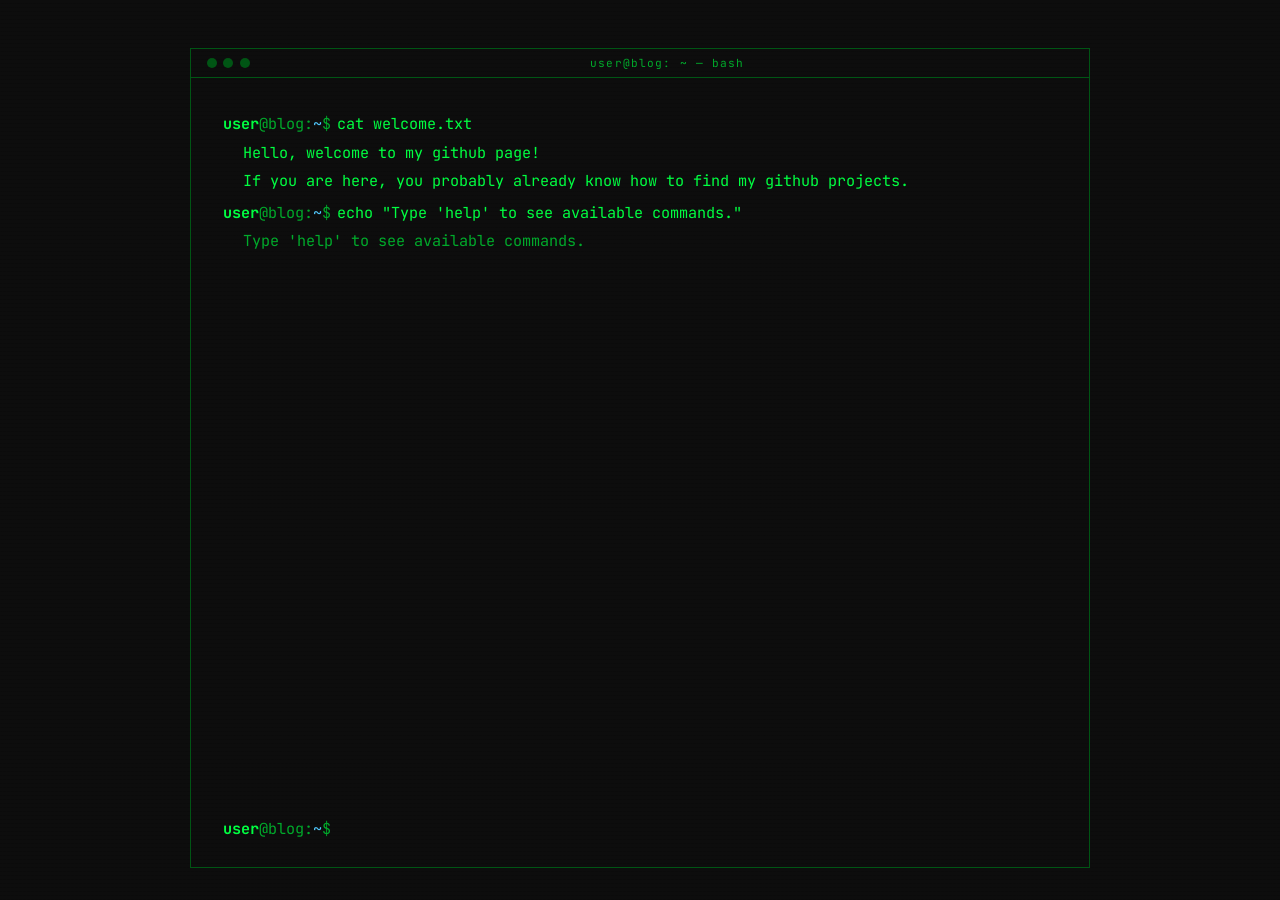
<file: index.html>
<!DOCTYPE html>
<html lang="en">
<head>
  <meta charset="UTF-8" />
  <meta name="viewport" content="width=device-width, initial-scale=1.0" />
  <title>~/home</title>
  <link rel="preconnect" href="https://fonts.googleapis.com" />
  <link rel="preconnect" href="https://fonts.gstatic.com" crossorigin />
  <link href="https://fonts.googleapis.com/css2?family=JetBrains+Mono:wght@400;700&display=swap" rel="stylesheet" />
  <style>
    *, *::before, *::after { box-sizing: border-box; margin: 0; padding: 0; }

    :root {
      --bg: #0d0d0d;
      --green: #00ff41;
      --green-dim: #00aa2b;
      --green-lo: #005514;
      --red: #ff4444;
      --yellow: #ffd700;
      --blue: #4fc3f7;
      --mono: "JetBrains Mono", "Cascadia Code", "Fira Mono", "Consolas", monospace;
    }

    html, body { height: 100%; }
    html { background: var(--bg); color: var(--green); font-family: var(--mono); }

    body {
      height: 100vh;
      padding: 3rem 1.5rem 2rem;
      background-image: repeating-linear-gradient(
        to bottom,
        transparent 0px, transparent 3px,
        rgba(0,0,0,.12) 3px, rgba(0,0,0,.12) 4px
      );
      display: flex;
      flex-direction: column;
    }

    .terminal {
      max-width: 900px;
      margin: 0 auto;
      width: 100%;
      flex: 1;
      display: flex;
      flex-direction: column;
      min-height: 0;
    }

    .titlebar {
      display: flex; align-items: center; gap: .75rem;
      border: 1px solid var(--green-lo); border-bottom: none;
      padding: .45rem 1rem; font-size: .7rem;
      color: var(--green-dim); letter-spacing: .1em; user-select: none;
    }
    .titlebar-dots { display: flex; gap: .4rem; }
    .dot { width: 10px; height: 10px; border-radius: 50%; background: var(--green-lo); }
    .titlebar-title { flex: 1; text-align: center; }

    .window {
      border: 1px solid var(--green-lo);
      padding: 2rem 2rem 1.5rem;
      line-height: 1.85;
      cursor: text;
      flex: 1;
      overflow-y: auto;
      display: flex;
      flex-direction: column;
      min-height: 0;
    }

    #history-output { flex: 1; margin-bottom: .5rem; }

    .entry { margin-bottom: .25rem; }
    .entry-cmd { display: flex; flex-wrap: wrap; gap: .4rem; align-items: baseline; font-size: .95rem; }
    .entry-out { padding-left: 1.25rem; font-size: .95rem; white-space: pre-wrap; }
    .entry-out.err { color: var(--red); }
    .entry-out.info { color: var(--green-dim); }
    .dir-name  { color: var(--blue); }
    .file-name { color: var(--green); }
    .file-link { color: var(--green); text-decoration: underline; text-decoration-color: var(--green-lo); text-underline-offset: 3px; }
    .file-link:hover { text-decoration-color: var(--green); }
    .file-link:focus-visible { outline: 1px dashed var(--green); outline-offset: 2px; }

    .prompt { white-space: nowrap; }
    .p-user  { color: var(--green); font-weight: 700; }
    .p-host  { color: var(--green-dim); }
    .p-sep   { color: var(--green-dim); }
    .p-path  { color: var(--blue); }
    .p-arrow { color: var(--green-dim); }

    .input-line {
      display: flex; align-items: center; gap: .4rem;
      margin-top: .25rem; font-size: .95rem;
    }
    #cmd-input {
      background: transparent; border: none; outline: none;
      color: var(--green); font-family: var(--mono); font-size: .95rem;
      caret-color: var(--green); flex: 1; line-height: 1.85;
    }

    .cursor {
      display: inline-block; width: .55em; height: 1.1em;
      background: var(--green); vertical-align: text-bottom;
      animation: blink 1.1s step-end infinite;
    }
    @keyframes blink { 0%,100%{opacity:1} 50%{opacity:0} }
    @media (prefers-reduced-motion: reduce) { .cursor { animation: none; } }

    @media (max-width: 480px) {
      body { padding: 1rem .75rem 1rem; }
      .window { padding: 1.25rem 1rem 1.5rem; }
      .entry-cmd, .entry-out, #cmd-input { font-size: .82rem; }
    }
  </style>
</head>
<body>
<main class="terminal" role="main" style="flex:1;display:flex;flex-direction:column;min-height:0;">

  <div class="titlebar" aria-hidden="true">
    <div class="titlebar-dots">
      <span class="dot"></span><span class="dot"></span><span class="dot"></span>
    </div>
    <span class="titlebar-title" id="titlebar-text">user@blog: ~ — bash</span>
  </div>

  <div class="window" id="window" onclick="focusInput()">
    <div id="history-output"></div>
    <div class="input-line">
      <span class="prompt" id="live-prompt">
        <span class="p-user">user</span><span class="p-host">@blog</span><span class="p-sep">:</span><span class="p-path">~</span><span class="p-arrow">$</span>
      </span>
      <input id="cmd-input" type="text" autocomplete="off" autocorrect="off"
             autocapitalize="off" spellcheck="false" aria-label="terminal input" />
    </div>
  </div>

</main>

<script>
const FS = {
  // Each key is a directory name (use "~" for root)
  "~": {
    dirs: ["projects", "articles"],
    files: {
      "readme.txt": { desc: "You're already reading it.", url: null }
    }
  },
  "projects": {
    dirs:  [],
    files: {
      "github": { desc: "All my open-source repos.", url: "https://github.com/maranas" },
      "tagalog-wordle": { desc: "Wordle in Tagalog. A react-native-web test.", url: "https://maranas.github.io/tagwordle/" },
      "wc2026-dashboard.html": { desc: "World Cup 2026: Football Manager style", url: "https://maranas.github.io/wc2026-dashboard.html" },
      "yerbolario": { desc: "Yerbolario: A digital herbarium of the medicinal plants of the Philippines" }
    }
  },
  "articles": {
    dirs: ["2012"],
    files: {}
  },
  "2012": {
    dirs: [],
    files: {
      "chip8-emulators": { desc: "My blog post on making your own chip8 emulator.", url: "https://omokute.blogspot.com/2012/06/emulation-basics-write-your-own-chip-8.html" }
    }
  }
};

const WHOAMI = `Moises — developer, tinkerer, amateur watchmaker.
Mostly tinkering. Nowadays with LLMs,
usually locally if I have run out of tokens.
Type 'help' to see what you can do here.`;

let cwd = "~";           // current directory
let cmdHistory = [];     // typed command history
let histIdx = -1;        // arrow-key position in history
let tabCandidates = [];  // last tab-completion candidates
let tabIdx = 0;

const histOut = document.getElementById("history-output");
const input = document.getElementById("cmd-input");
const livePrompt = document.getElementById("live-prompt");
const titlebar = document.getElementById("titlebar-text");
const win = document.getElementById("window");

function focusInput() { input.focus(); }
window.addEventListener("load", focusInput);

function promptStr(dir) {
  const path = dir === "~" ? "~" : `~/${resolvedPath(dir)}`;
  return `<span class="p-user">user</span><span class="p-host">@blog</span><span class="p-sep">:</span><span class="p-path">${path}</span><span class="p-arrow">$</span>`;
}

function updatePrompt() {
  const path = cwd === "~" ? "~" : `~/${resolvedPath(cwd)}`;
  livePrompt.innerHTML = promptStr(cwd);
  titlebar.textContent = `user@blog: ${path} — bash`;
}

// Build relative path from root to a dir name
function resolvedPath(dir) {
  if (dir === "~") return "";
  // BFS to find path
  function bfs(node, target, prefix) {
    if (node === target) return prefix;
    for (const child of (FS[node]?.dirs || [])) {
      const result = bfs(child, target, prefix ? `${prefix}/${child}` : child);
      if (result !== null) return result;
    }
    return null;
  }
  return bfs("~", dir, "") || dir;
}

function appendEntry(cmdText, outputHTML, cls = "") {
  const entry = document.createElement("div");
  entry.className = "entry";
  entry.innerHTML = `
    <div class="entry-cmd">
      <span class="prompt">${promptStr(cwd)}</span>
      <span>${escHtml(cmdText)}</span>
    </div>
    ${outputHTML ? `<div class="entry-out ${cls}">${outputHTML}</div>` : ""}
  `;
  histOut.appendChild(entry);
  win.scrollTop = win.scrollHeight;
}

function err(msg) { return `<span style="color:var(--red)">${escHtml(msg)}</span>`; }
function dim(msg) { return `<span style="color:var(--green-dim)">${escHtml(msg)}</span>`; }
function blue(msg) { return `<span class="dir-name">${escHtml(msg)}/</span>`; }
function escHtml(s) { return String(s).replace(/&/g,"&amp;").replace(/</g,"&lt;").replace(/>/g,"&gt;"); }

const COMMANDS = {

  help(args) {
    return `<pre style="color:var(--green-dim)">Available commands:

  <span style="color:var(--green)">ls</span>  [dir]        list files and directories
  <span style="color:var(--green)">cd</span>  &lt;dir&gt;        change directory  (cd .. to go up)
  <span style="color:var(--green)">open</span> &lt;name&gt;      open a link by file name
  <span style="color:var(--green)">cat</span>  &lt;name&gt;      read a file description
  <span style="color:var(--green)">whoami</span>           about this site's author
  <span style="color:var(--green)">pwd</span>              print working directory
  <span style="color:var(--green)">echo</span> &lt;text&gt;      print text
  <span style="color:var(--green)">history</span>          show command history
  <span style="color:var(--green)">clear</span>            clear the terminal

Tips:
  ↑ / ↓  navigate command history
  Tab     autocomplete commands &amp; file names</pre>`;
  },

  ls(args) {
    const target = args[0] ? resolveDirArg(args[0]) : cwd;
    if (!target) return err(`ls: cannot access '${args[0]}': no such directory`);
    const node = FS[target];
    if (!node) return err(`ls: cannot access '${args[0]}': no such directory`);

    let out = "";
    const dirs  = node.dirs  || [];
    const files = Object.keys(node.files || {});

    if (dirs.length === 0 && files.length === 0) return dim("(empty)");

    dirs.forEach(d  => out += blue(d) + "  ");
    files.forEach(f => out += `<span class="file-name">${escHtml(f)}</span>  `);
    return `<div style="line-height:2">${out}</div>`;
  },

  cd(args) {
    if (!args[0] || args[0] === "~") { cwd = "~"; updatePrompt(); return ""; }
    if (args[0] === "..") {
      if (cwd === "~") return dim("Already at root.");
      // find parent
      const parent = findParent(cwd);
      cwd = parent || "~";
      updatePrompt();
      return "";
    }
    const target = resolveDirArg(args[0]);
    if (!target || !FS[target]) return err(`cd: ${args[0]}: No such directory`);
    // make sure target is accessible from cwd
    const node = FS[cwd];
    if (!node.dirs.includes(target)) return err(`cd: ${args[0]}: No such directory`);
    cwd = target;
    updatePrompt();
    return "";
  },

  open(args) {
    const name = args[0];
    if (!name) return err("Usage: open <name>");
    const file = findFile(name);
    if (!file) return err(`open: '${name}': not found`);
    if (!file.url) return err(`open: '${name}': no URL associated`);
    window.open(file.url, "_blank", "noopener,noreferrer");
    return dim(`Opening ${name}…`);
  },

  cat(args) {
    const name = args[0];
    if (!name) return err("Usage: cat <name>");
    // special case for readme.txt at root
    const file = findFile(name);
    if (!file) return err(`cat: ${name}: No such file`);
    let out = escHtml(file.desc);
    if (file.url) out += `\n<a class="file-link" href="${escHtml(file.url)}" target="_blank" rel="noopener">${escHtml(file.url)}</a>`;
    return `<pre>${out}</pre>`;
  },

  whoami() {
    return `<pre>${escHtml(WHOAMI)}</pre>`;
  },

  pwd() {
    const path = cwd === "~" ? "~" : `~/${resolvedPath(cwd)}`;
    return escHtml(path);
  },

  echo(args) {
    return escHtml(args.join(" "));
  },

  history() {
    if (cmdHistory.length === 0) return dim("No commands yet.");
    return cmdHistory
      .map((c, i) => `<span style="color:var(--green-dim)">${String(i+1).padStart(3," ")}  </span>${escHtml(c)}`)
      .join("\n");
  },

  clear() {
    histOut.innerHTML = "";
    return null; // null = don't append anything
  }
};

function resolveDirArg(arg) {
  // Strip trailing slash
  const name = arg.replace(/\/$/, "");
  if (FS[name]) return name;
  return null;
}

function findParent(dir) {
  for (const [key, node] of Object.entries(FS)) {
    if ((node.dirs || []).includes(dir)) return key;
  }
  return "~";
}

function findFile(name) {
  // Search current dir first, then all dirs
  const cur = FS[cwd]?.files?.[name];
  if (cur) return cur;
  for (const node of Object.values(FS)) {
    if (node.files?.[name]) return node.files[name];
  }
  return null;
}

const CMD_NAMES = Object.keys(COMMANDS);

function tabComplete() {
  const raw   = input.value;
  const parts = raw.trimStart().split(/\s+/);

  if (parts.length === 1) {
    // Complete command name
    const prefix = parts[0];
    const matches = CMD_NAMES.filter(c => c.startsWith(prefix));
    cycle(matches, prefix, "");
  } else {
    // Complete argument
    const cmd = parts[0];
    const prefix = parts[parts.length - 1];
    const node = FS[cwd];
    let candidates = [];

    if (cmd === "cd") {
      candidates = (node?.dirs || []).filter(d => d.startsWith(prefix));
    } else if (cmd === "ls") {
      candidates = [
        ...(node?.dirs  || []).filter(d => d.startsWith(prefix)),
        ...Object.keys(node?.files || {}).filter(f => f.startsWith(prefix))
      ];
    } else if (["open","cat"].includes(cmd)) {
      candidates = Object.keys(node?.files || {}).filter(f => f.startsWith(prefix));
    }
    cycle(candidates, prefix, parts.slice(0, -1).join(" ") + " ");
  }
}

function cycle(matches, prefix, base) {
  if (matches.length === 0) return;
  if (matches.length === 1) {
    input.value = base + matches[0];
    tabCandidates = []; tabIdx = 0;
    return;
  }
  // Multiple — cycle through
  if (JSON.stringify(tabCandidates) !== JSON.stringify(matches)) {
    tabCandidates = matches; tabIdx = 0;
  } else {
    tabIdx = (tabIdx + 1) % tabCandidates.length;
  }
  input.value = base + tabCandidates[tabIdx];
}

input.addEventListener("keydown", e => {
  if (e.key === "Tab") {
    e.preventDefault();
    tabComplete();
    return;
  }
  // Reset tab cycling on any other key
  tabCandidates = [];

  if (e.key === "ArrowUp") {
    e.preventDefault();
    if (cmdHistory.length === 0) return;
    histIdx = Math.min(histIdx + 1, cmdHistory.length - 1);
    input.value = cmdHistory[cmdHistory.length - 1 - histIdx];
    return;
  }
  if (e.key === "ArrowDown") {
    e.preventDefault();
    if (histIdx <= 0) { histIdx = -1; input.value = ""; return; }
    histIdx--;
    input.value = cmdHistory[cmdHistory.length - 1 - histIdx];
    return;
  }
  if (e.key === "Enter") {
    const raw = input.value.trim();
    input.value = "";
    histIdx = -1;

    if (!raw) { appendEntry("", ""); return; }

    // Save to history (deduplicate consecutive)
    if (cmdHistory[cmdHistory.length - 1] !== raw) cmdHistory.push(raw);

    const [cmd, ...args] = raw.split(/\s+/);
    const fn = COMMANDS[cmd];

    if (!fn) {
      appendEntry(raw, err(`command not found: ${cmd}  (try 'help')`));
    } else {
      const out = fn(args);
      if (out !== null) appendEntry(raw, out ?? "");
      else appendEntry(raw, ""); // clear already wiped histOut
    }

    win.scrollTop = win.scrollHeight;
  }
});

(function boot() {
  const lines = [
    { cmd: "cat welcome.txt", out: "Hello, welcome to my github page!\nIf you are here, you probably already know how to find my github projects.", cls: "" },
    { cmd: "echo \"Type 'help' to see available commands.\"", out: "Type 'help' to see available commands.", cls: "info" },
  ];
  lines.forEach(({ cmd, out, cls }) => {
    const entry = document.createElement("div");
    entry.className = "entry";
    entry.innerHTML = `
      <div class="entry-cmd">
        <span class="prompt">${promptStr("~")}</span>
        <span>${escHtml(cmd)}</span>
      </div>
      <div class="entry-out ${cls}">${escHtml(out)}</div>
    `;
    histOut.appendChild(entry);
  });
  updatePrompt();
  focusInput();
})();
</script>
</body>
</html>
</file>
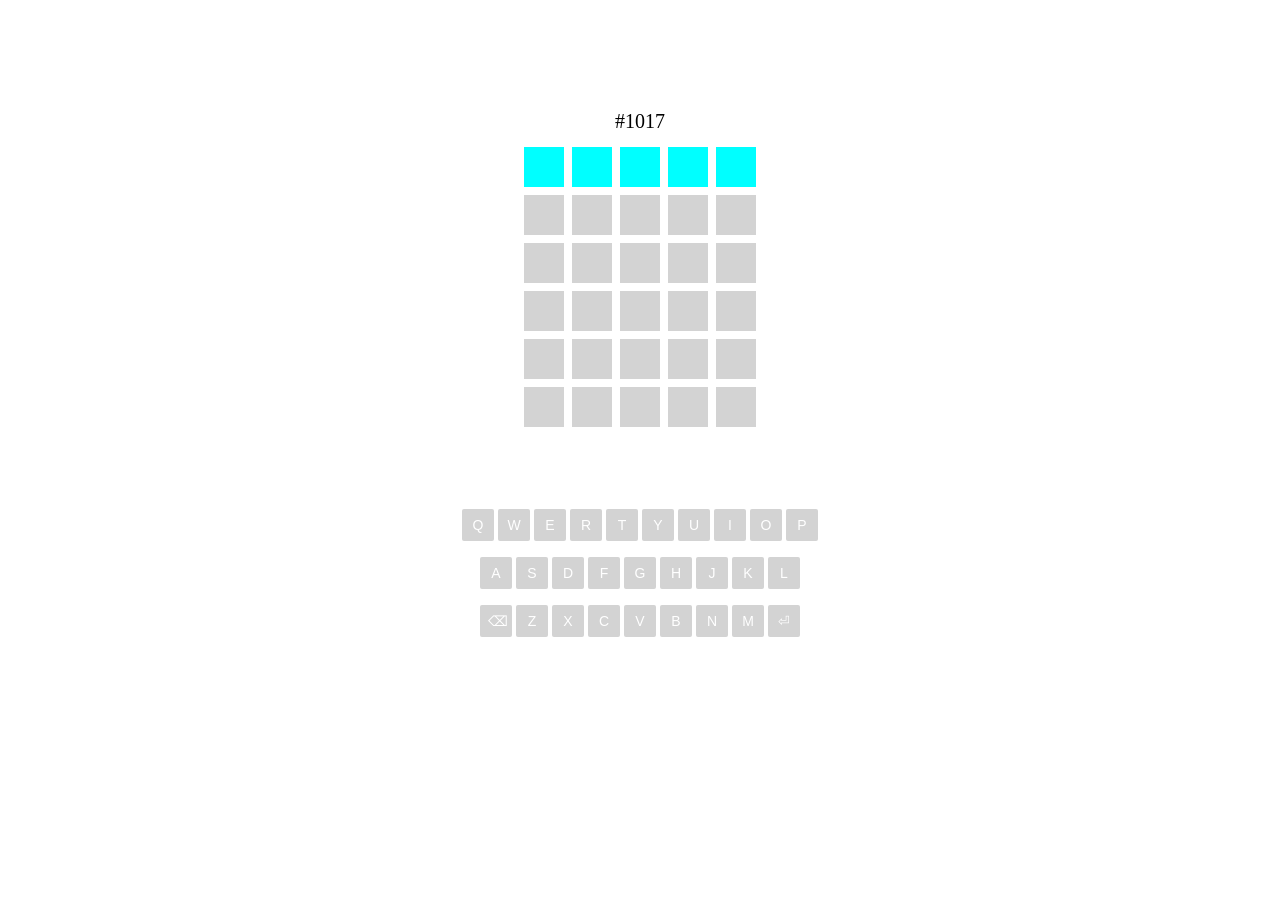
<file: tagwordle/index.html>
<!doctype html><html lang="en"><head><meta charset="utf-8"/><link rel="icon" href="favicon.ico"/><meta name="viewport" content="width=device-width,initial-scale=1"/><meta name="theme-color" content="#000000"/><meta name="description" content="Tagalog wordle"/><link rel="apple-touch-icon" href="logo192.png"/><link rel="manifest" href="manifest.json"/><title>Tagalog Wordle</title><script defer="defer" src="static/js/main.acbba2e3.js"></script></head><body bgcolor="white"><noscript>You need to enable JavaScript to run this app.</noscript><div id="root"></div></body></html>
</file>
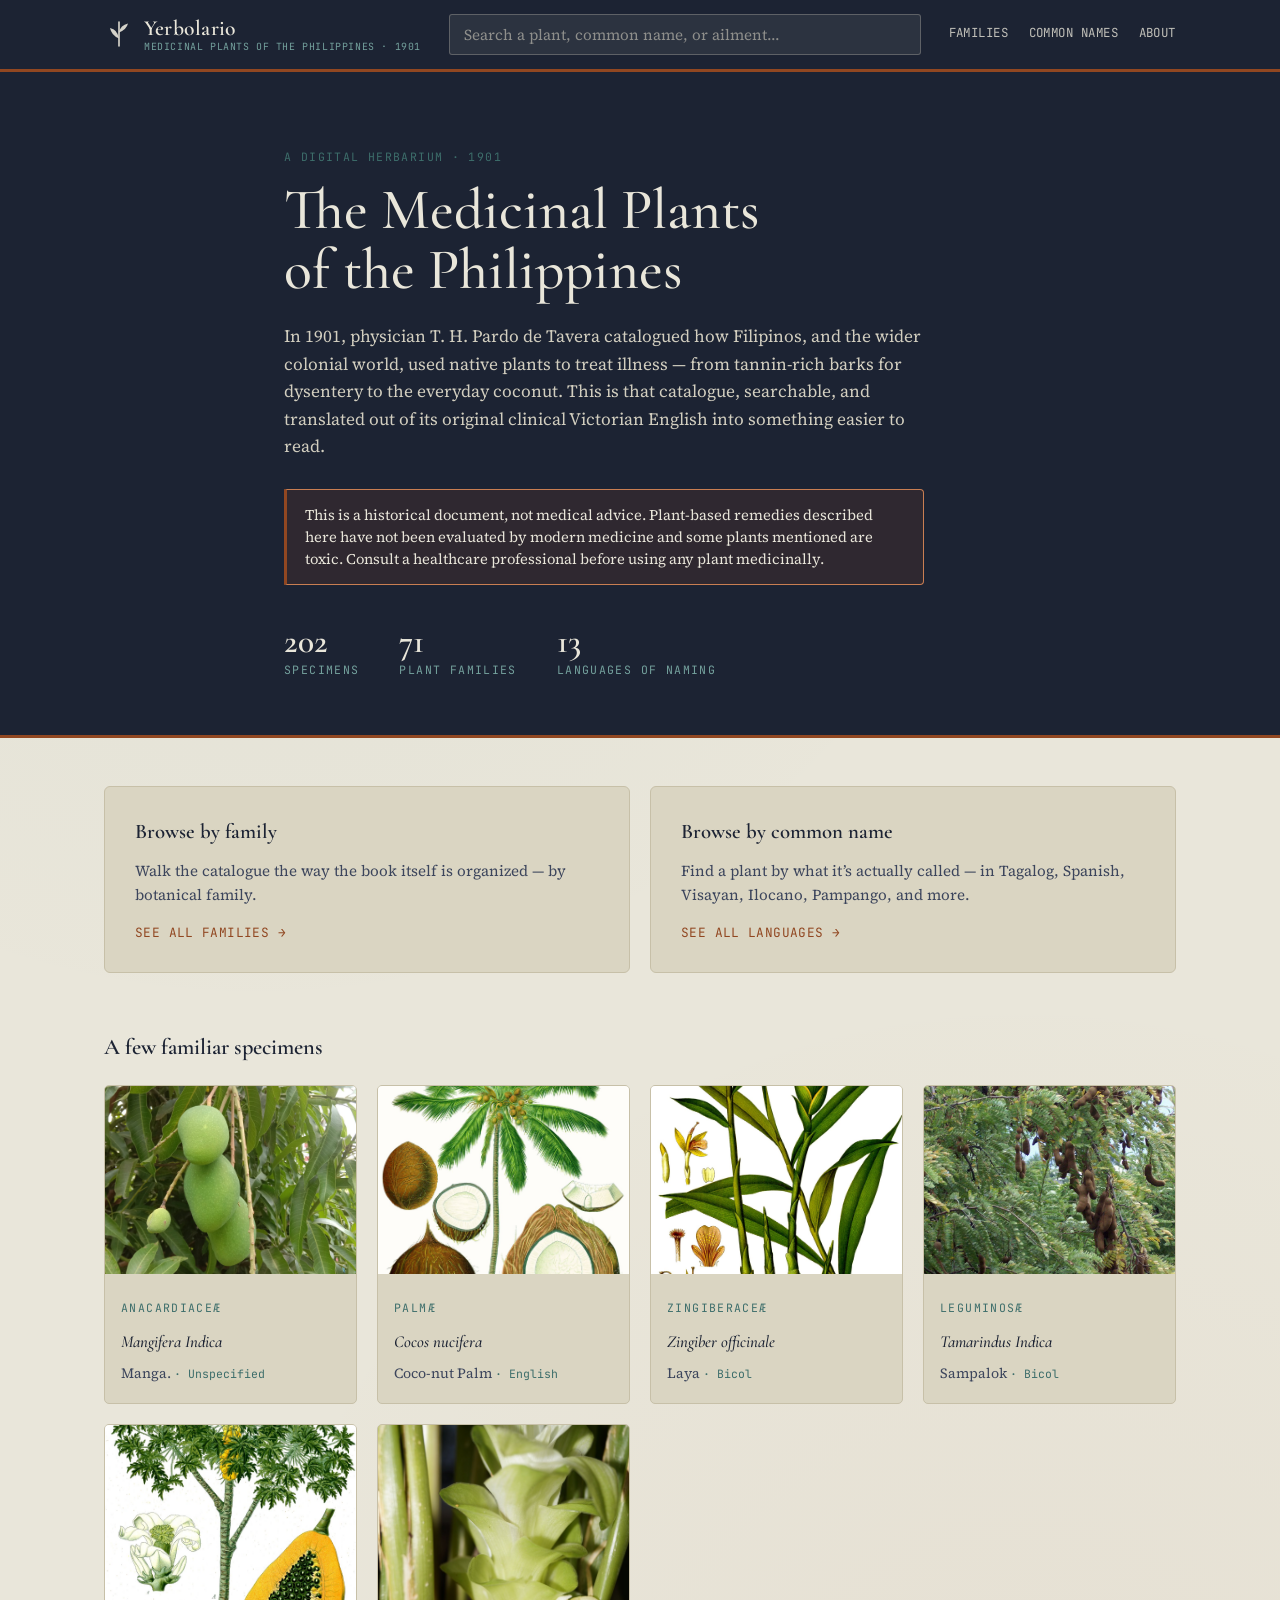
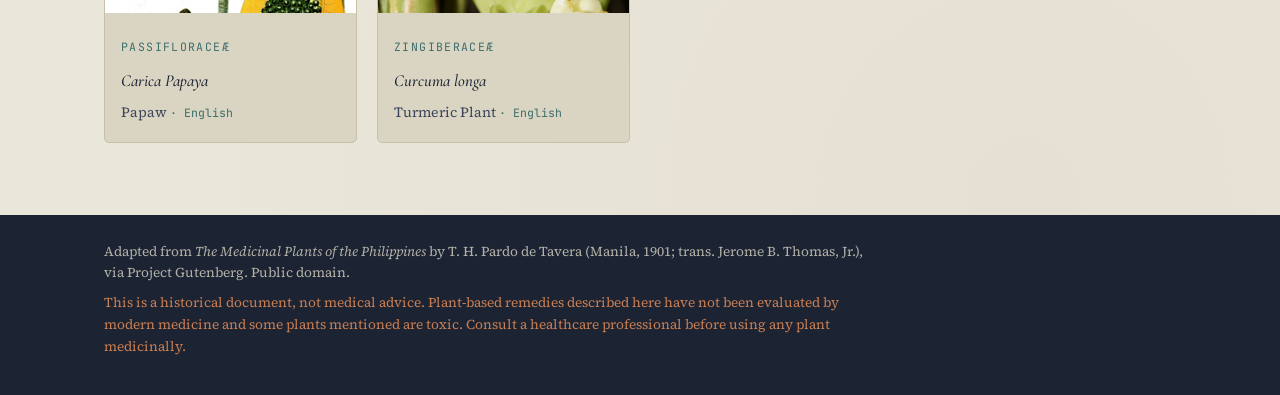
<file: yerbolario/index.html>
<!doctype html>
<html lang="en">
  <head>
    <meta charset="UTF-8" />
    <link rel="icon" type="image/svg+xml" href="./favicon.svg" />
    <meta name="viewport" content="width=device-width, initial-scale=1.0" />
    <meta
      name="description"
      content="A searchable digital herbarium of T. H. Pardo de Tavera's 1901 book, The Medicinal Plants of the Philippines."
    />
    <title>Yerbolario · Medicinal Plants of the Philippines (1901)</title>
    <script type="module" crossorigin src="./assets/index-DZU9WhOV.js"></script>
    <link rel="stylesheet" crossorigin href="./assets/index-DAs2Ljio.css">
  </head>
  <body>
    <div id="root"></div>
  </body>
</html>
</file>
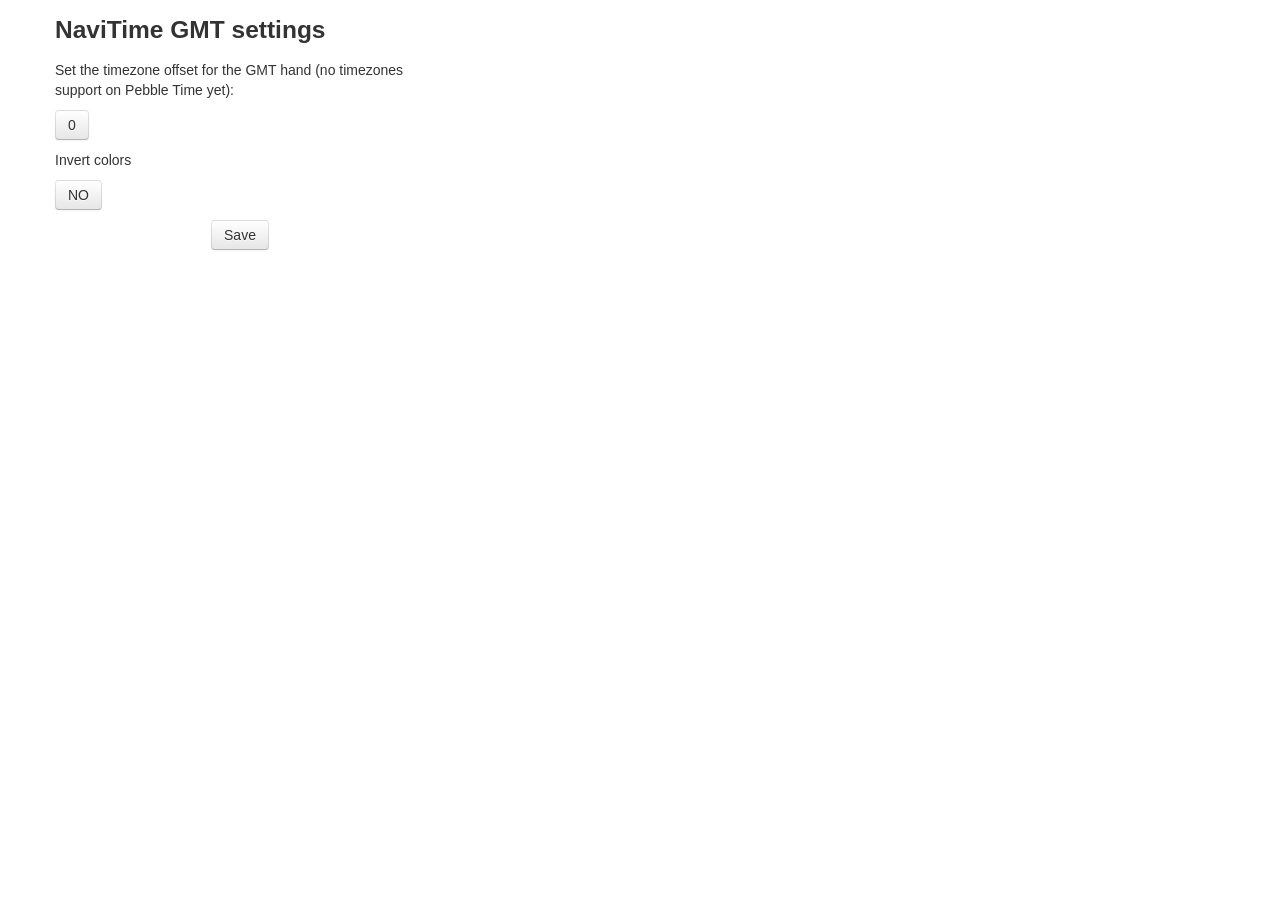
<file: navitime.html>
<html>
    <head>
        <title>NaviTime GMT settings</title>
        <link href="css/bootstrap.min.css" rel="stylesheet">
        <link href="css/bootstrap-responsive.min.css" rel="stylesheet">
    </head>
    <body>
        <div class="container">
            <div class=row">
                <h3>NaviTime GMT settings</h3>
            </div>
            <div class="row">
                <div class = "span4">
                    <p>Set the timezone offset for the GMT hand (no timezones support on Pebble Time yet):</p>
                    <p>
                        <div class="dropdown">
                            <button class="btn btn-default dropdown-toggle" type="button" id="dropdownMenu1" data-toggle="dropdown" aria-haspopup="true" aria-expanded="true">
                                GMT
                                <span class="caret"></span>
                            </button>
                            <ul class="dropdown-menu" aria-labelledby="dropdownMenu1">
                                <li><a href="#" onclick="set_timezone(0)">0</a></li>
                                <li><a href="#" onclick="set_timezone(-1)">-1</a></li>
                                <li><a href="#" onclick="set_timezone(-2)">-2</a></li>
                                <li><a href="#" onclick="set_timezone(-3)">-3</a></li>
                                <li><a href="#" onclick="set_timezone(-4)">-4</a></li>
                                <li><a href="#" onclick="set_timezone(-5)">-5</a></li>
                                <li><a href="#" onclick="set_timezone(-6)">-6</a></li>
                                <li><a href="#" onclick="set_timezone(-7)">-7</a></li>
                                <li><a href="#" onclick="set_timezone(-8)">-8</a></li>
                                <li><a href="#" onclick="set_timezone(-9)">-9</a></li>
                                <li><a href="#" onclick="set_timezone(-10)">-10</a></li>
                                <li><a href="#" onclick="set_timezone(-11)">-11</a></li>
                                <li><a href="#" onclick="set_timezone(-12)">-12</a></li>
                                <li><a href="#" onclick="set_timezone(1)">+1</a></li>
                                <li><a href="#" onclick="set_timezone(2)">+2</a></li>
                                <li><a href="#" onclick="set_timezone(3)">+3</a></li>
                                <li><a href="#" onclick="set_timezone(4)">+4</a></li>
                                <li><a href="#" onclick="set_timezone(5)">+5</a></li>
                                <li><a href="#" onclick="set_timezone(6)">+6</a></li>
                                <li><a href="#" onclick="set_timezone(7)">+7</a></li>
                                <li><a href="#" onclick="set_timezone(8)">+8</a></li>
                                <li><a href="#" onclick="set_timezone(9)">+9</a></li>
                                <li><a href="#" onclick="set_timezone(10)">+10</a></li>
                                <li><a href="#" onclick="set_timezone(11)">+11</a></li>
                                <li><a href="#" onclick="set_timezone(12)">+12</a></li>
                                <li><a href="#" onclick="set_timezone(13)">+13</a></li>
                                <li><a href="#" onclick="set_timezone(14)">+14</a></li>
                            </ul>
                        </div>
                    </p>
                </div>
            </div>
            <div class="row">
                <div class = "span4">
                    <p>Invert colors</p>
                    <p>
                        <div class="dropdown">
                            <button class="btn btn-default dropdown-toggle" type="button" id="dropdownMenu2" data-toggle="dropdown" aria-haspopup="true" aria-expanded="true">
                                NO
                                <span class="caret"></span>
                            </button>
                            <ul class="dropdown-menu" aria-labelledby="dropdownMenu2">
                                <li><a href="#" onclick="set_invert(0)">NO</a></li>
                                <li><a href="#" onclick="set_invert(1)">YES</a></li>
                            </ul>
                        </div>
                    </p>
                </div>
            </div>
            <div class="row">
                <div class = "span4">
                    <center>
                        <p><a class="btn" href="#" onclick="save_settings()">Save</a></p>
                    </center>
                </div>
            </div>
        </div>
        <!-- scripts -->
        <script src="https://ajax.googleapis.com/ajax/libs/jquery/1.11.3/jquery.min.js"></script>
        <script src="js/bootstrap.min.js"></script>
        <script type="text/javascript">
        var timezone = 0;
        var invert = 0;
        
        function set_timezone(x)
        {
            var new_text = "0";
            if (x > 0)
            {
                new_text = "+" + x;
            }
            else if (x < 0)
            {
                new_text = x;
            }
            timezone = x;
            document.getElementById("dropdownMenu1").innerHTML=new_text;
        };

        function set_invert(x)
        {
            if (x > 0)
            {
                document.getElementById("dropdownMenu2").innerHTML="YES";
            }
            else
            {
                document.getElementById("dropdownMenu2").innerHTML="NO";
            }
            invert = x;
        };

        function getQueryParam(variable, defaultValue) {
            var query = location.search.substring(1);
            var vars = query.split('&');
            for (var i = 0; i < vars.length; i++) {
                var pair = vars[i].split('=');
                if (pair[0] === variable) {
                    return decodeURIComponent(pair[1]);
                }
            }
            return defaultValue || false;
        }

        function save_settings()
        {
            var return_to = getQueryParam('return_to', 'pebblejs://close#');
            var settings = {'timezone' : timezone, 'invert' : invert};
            document.location = return_to + encodeURIComponent(JSON.stringify(settings));
        };

        $().ready(function() {
            set_timezone(getQueryParam('timezone', 0));
            set_invert(getQueryParam('invert', 0));
        });
        </script>
    </body>
</html>
</file>
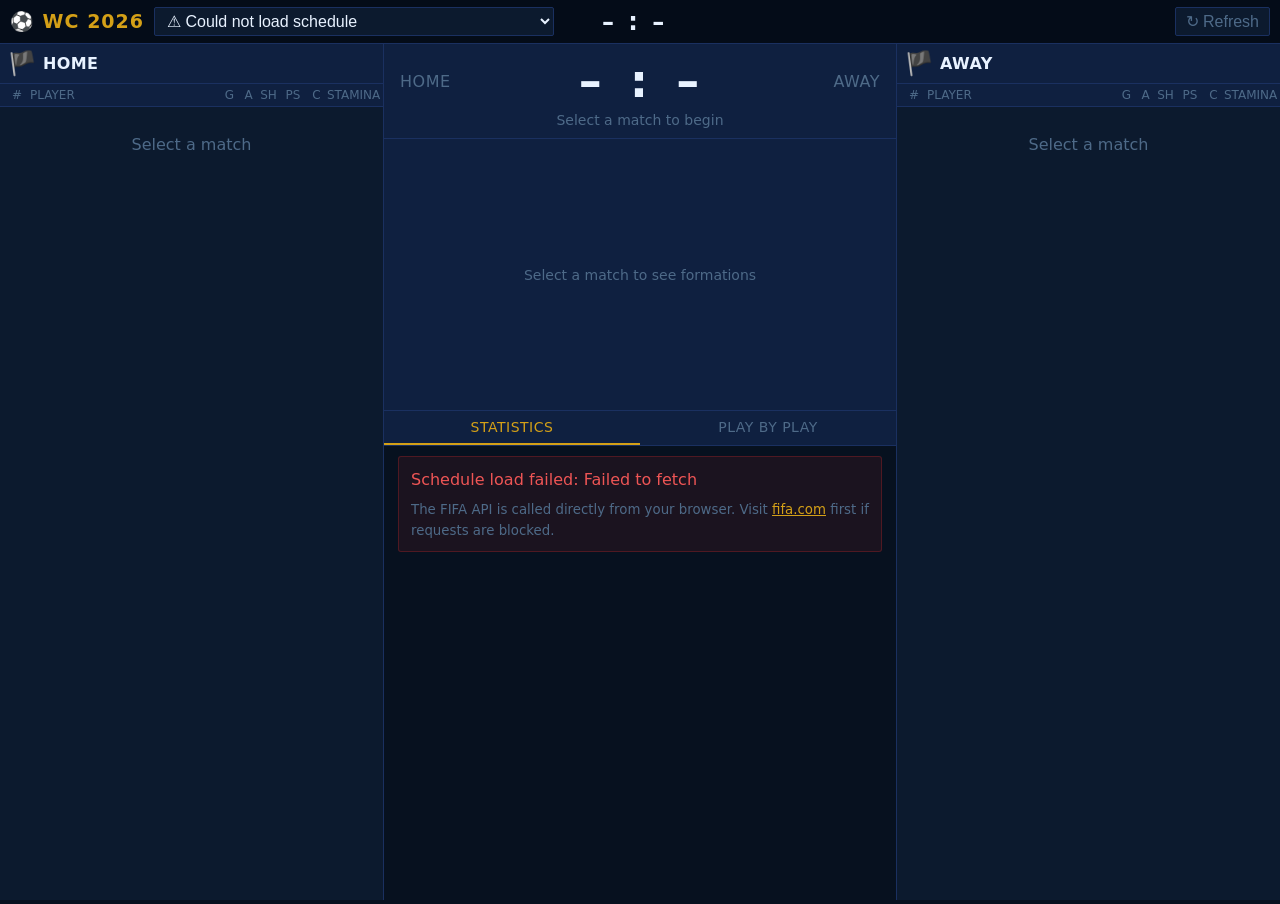
<file: wc2026-dashboard.html>
<!DOCTYPE html>
<html lang="en">
<head>
<meta charset="UTF-8">
<meta name="viewport" content="width=device-width, initial-scale=1.0">
<title>FIFA WC 2026 — Match Centre</title>
<style>
:root {
  --bg: #07111f; --surface: #0c1a2e; --card: #0f2040; --border: #1a3060;
  --accent: #d4a017; --text: #b8cce0; --text-dim: #4e6a88; --text-bright: #e8f2ff;
  --red: #cc3333; --blue: #2277cc;
  --stamina-hi: #25a85c; --stamina-mid: #d4900a; --stamina-lo: #cc3333;
}
* { box-sizing: border-box; margin: 0; padding: 0; }
html, body { height: 100%; overflow: hidden; }
body { font-family: 'Segoe UI', system-ui, sans-serif; font-size: 17px; background: var(--bg); color: var(--text); }

.topbar {
  display: flex; align-items: center; gap: 10px; padding: 0 10px; height: 44px;
  background: #040c18; border-bottom: 1px solid var(--border); flex-shrink: 0;
}
.logo { font-size: 19px; font-weight: 700; color: var(--accent); letter-spacing: 1px; white-space: nowrap; }
.match-sel {
  flex: 1; max-width: 400px; background: var(--surface); border: 1px solid var(--border);
  color: var(--text-bright); padding: 4px 8px; border-radius: 2px; font-size: 16px;
}
.match-sel:focus { outline: 1px solid var(--accent); }
.top-score { font-size: 24px; font-weight: 700; color: var(--text-bright); letter-spacing: 3px; }
.top-min { font-size: 17px; font-weight: 700; color: var(--accent); min-width: 28px; }
.live-pill {
  background: var(--red); color: #fff; font-size: 13px; font-weight: 700;
  padding: 2px 7px; border-radius: 2px; letter-spacing: 1px; animation: blink 1.6s infinite;
}
@keyframes blink { 0%,100%{opacity:1} 50%{opacity:.4} }
.top-status { font-size: 14px; color: var(--text-dim); }
.refbtn {
  margin-left: auto; background: var(--surface); border: 1px solid var(--border);
  color: var(--text-dim); padding: 4px 10px; border-radius: 2px; cursor: pointer; font-size: 16px;
}
.refbtn:hover { color: var(--accent); border-color: var(--accent); }

/* LAYOUT — 30/40/30 */
.layout { display: grid; grid-template-columns: 30% 40% 30%; height: calc(100vh - 40px); overflow: hidden; }

/* TEAM PANELS */
.team-panel { display: flex; flex-direction: column; background: var(--surface); overflow: hidden; border-right: 1px solid var(--border); }
.team-panel.away { border-right: none; border-left: 1px solid var(--border); }
.team-head {
  display: flex; align-items: center; gap: 6px; padding: 6px 8px; background: var(--card);
  border-bottom: 1px solid var(--border); flex-shrink: 0; min-height: 38px;
}
.team-flag { font-size: 23px; }
.team-hname { font-size: 16px; font-weight: 700; color: var(--text-bright); text-transform: uppercase; letter-spacing: .4px; overflow: hidden; text-overflow: ellipsis; white-space: nowrap; }
.team-form { margin-left: auto; font-size: 14px; color: var(--text-dim); flex-shrink: 0; }

/* player table — 7 cols: # | name | G | A | shots | passes | card | stamina */
.pthead {
  display: grid; grid-template-columns: 22px 1fr 17px 17px 19px 26px 17px 50px;
  gap: 2px; padding: 4px 6px; align-items: center;
  background: var(--card); border-bottom: 1px solid var(--border); flex-shrink: 0;
}
.thc { font-size: 12px; color: var(--text-dim); text-transform: uppercase; text-align: center; }
.thc.nl { text-align: left; }
.pscroll { flex: 1; overflow-y: auto; }
.pscroll::-webkit-scrollbar { width: 3px; }
.pscroll::-webkit-scrollbar-thumb { background: var(--border); }
.prow {
  display: grid; grid-template-columns: 22px 1fr 17px 17px 19px 26px 17px 50px;
  gap: 2px; align-items: center; padding: 3px 6px;
  border-bottom: 1px solid rgba(255,255,255,.03); min-height: 30px;
}
.prow:hover { background: rgba(255,255,255,.03); }
.prow.suboff { opacity: .4; }
.prow.subon { background: rgba(37,168,92,.07); }
.pnum { font-size: 13px; color: var(--text-dim); text-align: center; }
.pname { font-size: 14px; color: var(--text-bright); overflow: hidden; text-overflow: ellipsis; white-space: nowrap; }
.pname.gk { color: #f0c060; }
.pname.cap::after { content: ' ©'; font-size: 12px; color: var(--accent); }
.sc { font-size: 13px; text-align: center; color: var(--text-dim); }
.sc.v { color: var(--text-bright); font-weight: 600; }
.sc.goal { color: #3dd68c; font-weight: 700; }
.card-box { display: flex; justify-content: center; align-items: center; }
.ycard { width: 9px; height: 13px; border-radius: 1px; background: #e0c000; display: inline-block; }
.rcard { width: 9px; height: 13px; border-radius: 1px; background: #cc2222; display: inline-block; }
.yrcard { display: inline-flex; gap: 1px; }
.yrcard .ycard,.yrcard .rcard { width: 7px; height: 11px; }
.stam-wrap { background: rgba(255,255,255,.1); border-radius: 2px; height: 7px; width: 100%; overflow: hidden; }
.stam-fill { height: 100%; border-radius: 2px; transition: width 1s; }
.stam-km { font-size: 11px; color: var(--text-dim); text-align: center; margin-top: 1px; }
.sec-div {
  font-size: 12px; color: var(--text-dim); text-transform: uppercase; letter-spacing: .5px;
  padding: 3px 6px; background: rgba(0,0,0,.3); border-bottom: 1px solid var(--border);
}

/* CENTRE */
.center { display: flex; flex-direction: column; background: var(--bg); overflow: hidden; }
.scoreboard { background: var(--card); border-bottom: 1px solid var(--border); padding: 10px 16px; flex-shrink: 0; }
.sb-teams { display: flex; justify-content: space-between; align-items: center; gap: 8px; margin-bottom: 4px; }
.sb-team { font-size: 16px; color: var(--text-dim); text-transform: uppercase; letter-spacing: .5px; }
.sb-score { font-size: 46px; font-weight: 700; color: var(--text-bright); letter-spacing: 6px; text-align: center; }
.sb-stat { font-size: 14px; color: var(--text-dim); text-align: center; margin-top: 2px; }
.evlegend {
  display: flex; gap: 14px; justify-content: center; flex-wrap: wrap;
  padding: 5px 10px; background: var(--card); border-bottom: 1px solid var(--border); flex-shrink: 0;
}
.evl { display: flex; align-items: center; gap: 3px; font-size: 13px; color: var(--text-dim); }
.tabs { display: flex; background: var(--card); border-bottom: 1px solid var(--border); flex-shrink: 0; }
.tab {
  flex: 1; padding: 8px 4px; font-size: 14px; text-transform: uppercase; letter-spacing: .5px;
  text-align: center; cursor: pointer; color: var(--text-dim); border-bottom: 2px solid transparent;
}
.tab.on { color: var(--accent); border-bottom-color: var(--accent); }
.tab:hover:not(.on) { color: var(--text); background: rgba(255,255,255,.02); }
.tcontent { flex: 1; overflow-y: auto; padding: 10px 14px; }
.tcontent::-webkit-scrollbar { width: 3px; }
.tcontent::-webkit-scrollbar-thumb { background: var(--border); }

/* STATS */
.sgrp { font-size: 13px; color: var(--accent); text-transform: uppercase; letter-spacing: .8px; padding: 6px 0 4px; border-bottom: 1px solid rgba(212,160,23,.15); margin-bottom: 8px; }
.sitem { margin-bottom: 10px; }
.slbl { font-size: 13px; color: var(--text-dim); text-transform: uppercase; text-align: center; letter-spacing: .3px; margin-bottom: 4px; }
.sbars { display: flex; align-items: center; gap: 8px; }
.sval { font-size: 17px; font-weight: 600; color: var(--text-bright); min-width: 40px; }
.sval.h { text-align: right; }
.sval.a { text-align: left; }
.sbtrack { flex: 1; display: flex; justify-content: center; align-items: center; gap: 1px; }
.sbh { height: 6px; border-radius: 2px 0 0 2px; background: var(--blue); transition: width .5s; min-width: 2px; }
.sba { height: 6px; border-radius: 0 2px 2px 0; background: var(--red); transition: width .5s; min-width: 2px; }

/* PBP */
.pbp { display: flex; gap: 8px; align-items: flex-start; padding: 6px 0; border-bottom: 1px solid rgba(255,255,255,.04); }
.pbp-min { font-size: 14px; color: var(--accent); font-weight: 700; min-width: 36px; flex-shrink: 0; }
.pbp-ico { min-width: 16px; text-align: center; font-size: 17px; flex-shrink: 0; }
.pbp-txt { font-size: 16px; color: var(--text); line-height: 1.4; flex: 1; }
.pbp-team { font-size: 13px; color: var(--text-dim); margin-top: 1px; }
.c-goal { color: #3dd68c; } .c-yel { color: #e0c010; } .c-red { color: var(--red); }
.c-sub { color: #5ba8f5; } .c-var { color: #b39dff; }

/* PITCH VIEW */
.pitch-wrap {
  flex-shrink: 0; position: relative; overflow: hidden;
  background: var(--card); border-bottom: 1px solid var(--border);
}
#pitchSvg { display: block; width: 100%; height: 100%; }
.pitch-placeholder {
  display: flex; align-items: center; justify-content: center;
  height: 100%; font-size: 14px; color: var(--text-dim);
}

.nodata { font-size: 16px; color: var(--text-dim); padding: 24px 10px; text-align: center; line-height: 1.8; }
.errbox { font-size: 16px; color: #ee5555; background: rgba(200,40,40,.1); border: 1px solid rgba(200,40,40,.3); border-radius: 3px; padding: 10px 12px; line-height: 1.6; }
.errbox small { display: block; margin-top: 6px; color: var(--text-dim); }
.loader-wrap { display: flex; align-items: center; justify-content: center; padding: 30px; flex-direction: column; gap: 10px; }
.spinner { width: 24px; height: 24px; border: 3px solid var(--border); border-top-color: var(--accent); border-radius: 50%; animation: spin .8s linear infinite; }
@keyframes spin { to { transform: rotate(360deg); } }
select option { background: #0c1a2e; color: #b8cce0; }
select optgroup { background: #040c18; color: #4e6a88; }
</style>
</head>
<body>

<div class="topbar">
  <div class="logo">⚽ WC 2026</div>
  <select class="match-sel" id="matchSel"><option value="">Loading WC 2026 schedule…</option></select>
  <div class="top-min" id="topMin"></div>
  <div class="top-score" id="topScore">– : –</div>
  <div class="live-pill" id="livePill" style="display:none">LIVE</div>
  <div class="top-status" id="topStatus"></div>
  <button class="refbtn" onclick="doRefresh()">↻ Refresh</button>
</div>

<div class="layout">
  <div class="team-panel" id="homePanel">
    <div class="team-head">
      <span class="team-flag" id="homeFlag">🏴</span>
      <span class="team-hname" id="homeName">Home</span>
      <span class="team-form" id="homeForm"></span>
    </div>
    <div class="pthead">
      <div class="thc">#</div><div class="thc nl">Player</div>
      <div class="thc" title="Goals">G</div><div class="thc" title="Assists">A</div>
      <div class="thc" title="Shots on Target">SH</div>
      <div class="thc" title="Passes Completed">PS</div>
      <div class="thc" title="Card">C</div>
      <div class="thc">Stamina</div>
    </div>
    <div class="pscroll" id="homeRows"><div class="nodata">Select a match</div></div>
  </div>

  <div class="center">
    <div class="scoreboard">
      <div class="sb-teams">
        <div class="sb-team" id="sbHome">HOME</div>
        <div class="sb-score" id="sbScore">– : –</div>
        <div class="sb-team" id="sbAway">AWAY</div>
      </div>
      <div class="sb-stat" id="sbStat">Select a match to begin</div>
    </div>
    <div class="pitch-wrap" id="pitchWrap" style="height:272px">
      <div class="pitch-placeholder" id="pitchPlaceholder">Select a match to see formations</div>
      <svg id="pitchSvg" viewBox="0 0 420 272" xmlns="http://www.w3.org/2000/svg" style="display:none"></svg>
    </div>
    <div class="tabs">
      <div class="tab on" id="t-stats" onclick="setTab('stats')">Statistics</div>
      <div class="tab" id="t-pbp" onclick="setTab('pbp')">Play by play</div>
    </div>
    <div class="tcontent" id="statsPane"><div class="nodata">Select a match to view statistics</div></div>
    <div class="tcontent" id="pbpPane" style="display:none"><div class="nodata">Select a match to view commentary</div></div>
  </div>

  <div class="team-panel away" id="awayPanel">
    <div class="team-head">
      <span class="team-flag" id="awayFlag">🏴</span>
      <span class="team-hname" id="awayName">Away</span>
      <span class="team-form" id="awayForm"></span>
    </div>
    <div class="pthead">
      <div class="thc">#</div><div class="thc nl">Player</div>
      <div class="thc" title="Goals">G</div><div class="thc" title="Assists">A</div>
      <div class="thc" title="Shots on Target">SH</div>
      <div class="thc" title="Passes Completed">PS</div>
      <div class="thc" title="Card">C</div>
      <div class="thc">Stamina</div>
    </div>
    <div class="pscroll" id="awayRows"><div class="nodata">Select a match</div></div>
  </div>
</div>

<script>
// ═══════════════════════════════════════════════════════════════════════
// FIFA API — called from the browser (same origin or CORS-permissive)
//
// KEY DISCOVERIES from network inspection:
//   1. live/timeline endpoints use ONLY IdMatch (no comp/season/stage in path)
//      e.g. api.fifa.com/api/v3/live/football/400021447
//      e.g. api.fifa.com/api/v3/timelines/400021447
//
//   2. Stats come from a DIFFERENT domain: fdh-api.fifa.com/v1/stats/
//      The ID used is Properties.IdIFES (e.g. "151613"), NOT IdMatch
//      Team stats: fdh-api.fifa.com/v1/stats/match/151613/teams.json
//      Player stats: fdh-api.fifa.com/v1/stats/match/151613/players.json
//
//   3. Stats format: { "teamId": [["StatName", value, bool], ...], ... }
//
//   4. MatchStatus: 0=Finished, 1=Live, 3=Upcoming
//
//   5. Calendar endpoint for schedule: api.fifa.com/api/v3/calendar/matches
//      Individual match: api.fifa.com/api/v3/calendar/{IdMatch}
// ═══════════════════════════════════════════════════════════════════════

const FIFA  = 'https://api.fifa.com/api/v3';
const FDH   = 'https://fdh-api.fifa.com/v1/stats';
const COMP  = 17;
const LANG  = 'en-GB';

// Max km per position per 90 min (for stamina bar)
const STAM_MAX = { GK: 6.0, D: 13.0, M: 15.0, F: 14.0 };

let allMatches = [];
let SEASON_2026 = null;
let currentTab = 'stats';
let liveTimer  = null;

// ── FLAG MAP ──────────────────────────────────────────────────────────
const FLAGS = {
  ARG:'🇦🇷',AUS:'🇦🇺',AUT:'🇦🇹',BEL:'🇧🇪',BIH:'🇧🇦',BOL:'🇧🇴',BRA:'🇧🇷',
  CAN:'🇨🇦',CHI:'🇨🇱',CMR:'🇨🇲',COD:'🇨🇩',COL:'🇨🇴',CPV:'🇨🇻',CRC:'🇨🇷',
  CRO:'🇭🇷',CUW:'🇨🇼',CZE:'🇨🇿',DEN:'🇩🇰',ECU:'🇪🇨',EGY:'🇪🇬',
  ENG:'🏴󠁧󠁢󠁥󠁮󠁧󠁿',ESP:'🇪🇸',ETH:'🇪🇹',FIJ:'🇫🇯',FRA:'🇫🇷',GER:'🇩🇪',
  GHA:'🇬🇭',GRE:'🇬🇷',GUI:'🇬🇳',HON:'🇭🇳',HUN:'🇭🇺',IDN:'🇮🇩',IRN:'🇮🇷',
  IRQ:'🇮🇶',ISR:'🇮🇱',ITA:'🇮🇹',JAM:'🇯🇲',JOR:'🇯🇴',JPN:'🇯🇵',KOR:'🇰🇷',
  KSA:'🇸🇦',MAR:'🇲🇦',MEX:'🇲🇽',MLI:'🇲🇱',MOR:'🇲🇦',NED:'🇳🇱',NGA:'🇳🇬',
  NOR:'🇳🇴',NZL:'🇳🇿',PAN:'🇵🇦',PAR:'🇵🇾',PER:'🇵🇪',PHI:'🇵🇭',POL:'🇵🇱',
  POR:'🇵🇹',QAT:'🇶🇦',ROM:'🇷🇴',RSA:'🇿🇦',SCO:'🏴󠁧󠁢󠁳󠁣󠁴󠁿',SEN:'🇸🇳',
  SER:'🇷🇸',SLV:'🇸🇻',SUI:'🇨🇭',SVK:'🇸🇰',SWE:'🇸🇪',TAN:'🇹🇿',THA:'🇹🇭',
  TRI:'🇹🇹',TUN:'🇹🇳',TUR:'🇹🇷',UKR:'🇺🇦',URU:'🇺🇾',USA:'🇺🇸',UZB:'🇺🇿',
  VEN:'🇻🇪',WAL:'🏴󠁧󠁢󠁷󠁬󠁳󠁿',ALG:'🇩🇿',
};
const flag = c => FLAGS[String(c||'').toUpperCase()] || '🏴';

// ── HELPERS ───────────────────────────────────────────────────────────
const get = async url => {
  const r = await fetch(url, { headers: { Accept: 'application/json' }, mode: 'cors' });
  if (!r.ok) throw new Error(`HTTP ${r.status} ${url}`);
  return r.json();
};

// FIFA wraps text in [{ Locale, Description }] arrays
const tl = v => {
  if (!v) return '';
  if (typeof v === 'string') return v;
  if (Array.isArray(v)) return v[0]?.Description || '';
  return '';
};

const pName = p => tl(p.PlayerName) || tl(p.ShortName) || tl(p.Name) || [p.FirstName, p.LastName].filter(Boolean).join(' ') || '?';

const posCode = pos => {
  const s = (typeof pos === 'string' ? pos : tl(pos) || '').toUpperCase();
  if (/GK|GOAL/.test(s) || pos === 0) return 'GK';
  if (/DEF|BACK|CB|LB|RB|WB/.test(s) || pos === 1) return 'D';
  if (/FWD|ATT|CF|ST|LW|RW|WING/.test(s) || pos === 3) return 'F';
  return 'M'; // pos===2 or midfield
};

// Stats from fdh-api are arrays of ["StatName", value, bool]
// Convert to a simple object for fast lookup
const parseStatArray = arr => {
  const obj = {};
  if (!Array.isArray(arr)) return obj;
  arr.forEach(([name, val]) => { obj[name] = val; });
  return obj;
};

const stamPct = (distM, pos, minute, isFT) => {
  const maxKm = STAM_MAX[posCode(pos)] || 11;
  // fdh-api gives distance in METERS
  const distKm = distM > 0 ? distM / 1000 : 0;
  if (distKm > 0) return Math.max(0, Math.min(1, 1 - distKm / maxKm));
  const min = isFT ? 90 : Math.max(parseInt(minute) || 0, 1);
  return Math.max(0.05, 1 - (min / 90) * 0.6);
};
const stamColor = p => p > .55 ? 'var(--stamina-hi)' : p > .28 ? 'var(--stamina-mid)' : 'var(--stamina-lo)';
const minLbl = (m, ext) => !m ? '--' : ext > 0 ? `${m}+${ext}'` : `${m}'`;

// ── SCHEDULE ──────────────────────────────────────────────────────────
async function loadSchedule() {
  const sel = document.getElementById('matchSel');
  sel.innerHTML = '<option value="">Discovering WC 2026 season…</option>';
  try {
    if (!SEASON_2026) {
      const sd = await get(`${FIFA}/seasons?idCompetition=${COMP}&count=20&language=${LANG}`);
      const s = sd?.Results?.find(x => tl(x.Name)?.includes('2026') || x.StartDate?.startsWith('2026'));
      if (s) SEASON_2026 = s.IdSeason;
      else {
        for (const id of [285023, 285063, 340050]) {
          try {
            const d = await get(`${FIFA}/calendar/matches?idCompetition=${COMP}&idSeason=${id}&count=5&language=${LANG}`);
            if (d?.Results?.length) { SEASON_2026 = id; break; }
          } catch(_) {}
        }
      }
    }
    if (!SEASON_2026) throw new Error('Could not discover WC 2026 season ID');

    const data = await get(`${FIFA}/calendar/matches?idCompetition=${COMP}&idSeason=${SEASON_2026}&count=200&language=${LANG}`);
    if (!data?.Results?.length) throw new Error('No matches returned');
    allMatches = data.Results;
    buildSelector(allMatches);
  } catch(e) {
    sel.innerHTML = '<option value="">⚠ Could not load schedule</option>';
    document.getElementById('statsPane').innerHTML =
      `<div class="errbox">Schedule load failed: ${e.message}<small>The FIFA API is called directly from your browser. Visit <a href="https://www.fifa.com" style="color:var(--accent)">fifa.com</a> first if requests are blocked.</small></div>`;
  }
}

function buildSelector(matches) {
  const sel = document.getElementById('matchSel');
  sel.innerHTML = '<option value="">— Select a match —</option>';
  const groups = {};
  matches.forEach((m, i) => {
    const stage = tl(m.StageName) || tl(m.GroupName) || 'Matches';
    (groups[stage] = groups[stage] || []).push({ m, i });
  });
  Object.entries(groups).forEach(([gName, arr]) => {
    const og = document.createElement('optgroup');
    og.label = gName;
    arr.forEach(({ m, i }) => {
      const home = tl(m.HomeTeamName) || tl(m.Home?.TeamName) || 'TBD';
      const away = tl(m.AwayTeamName) || tl(m.Away?.TeamName) || 'TBD';
      const d = m.Date ? new Date(m.Date).toLocaleDateString('en-GB', { month:'short', day:'numeric' }) : '';
      const hs = m.HomeTeam?.Score ?? m.Home?.Score ?? m.HomeTeamScore ?? '';
      const as_ = m.AwayTeam?.Score ?? m.Away?.Score ?? m.AwayTeamScore ?? '';
      const score = (hs !== '' && as_ !== '') ? ` ${hs}–${as_}` : '';
      const tag = m.MatchStatus === 1 ? ' ●' : m.MatchStatus === 0 ? ' [FT]' : '';
      const opt = document.createElement('option');
      opt.value = i;
      opt.textContent = `${d} ${home} vs ${away}${score}${tag}`;
      if (m.MatchStatus === 1) opt.style.color = '#ee5555';
      og.appendChild(opt);
    });
    sel.appendChild(og);
  });

  // Auto-select the match closest to now:
  // Prefer a live match (kick-off passed, not finished), then the next upcoming.
  // "Closest" = smallest absolute difference between kick-off time and now.
  const now = Date.now();
  let bestIdx = null;
  let bestDiff = Infinity;

  matches.forEach((m, i) => {
    if (!m.Date) return;
    const isFT = m.MatchStatus === 0;
    if (isFT) return; // skip finished matches

    const kickoff = new Date(m.Date).getTime();
    const diff = Math.abs(now - kickoff);
    if (diff < bestDiff) {
      bestDiff = diff;
      bestIdx = i;
    }
  });

  if (bestIdx !== null) {
    sel.value = bestIdx;
    loadMatch(bestIdx);
  }
}

// ── LOAD MATCH ────────────────────────────────────────────────────────
async function loadMatch(idx, silent = false) {
  if (idx === '') return;
  const meta = allMatches[+idx];
  if (!meta) return;

  const idMatch = meta.IdMatch;
  const idIFES  = meta.Properties?.IdIFES;

  if (!silent) showLoader();

  try {
    const [liveRes, tlRes, teamStatsRes, playerStatsRes] = await Promise.allSettled([
      get(`${FIFA}/live/football/${idMatch}?language=${LANG}`),
      get(`${FIFA}/timelines/${idMatch}?language=${LANG}`),
      idIFES ? get(`${FDH}/match/${idIFES}/teams.json`) : Promise.reject('no idIFES'),
      idIFES ? get(`${FDH}/match/${idIFES}/players.json`) : Promise.reject('no idIFES'),
    ]);

    const live        = liveRes.status === 'fulfilled' ? liveRes.value : null;
    const timeline    = tlRes.status === 'fulfilled' ? tlRes.value : null;
    const teamStats   = teamStatsRes.status === 'fulfilled' ? teamStatsRes.value : null;
    const playerStats = playerStatsRes.status === 'fulfilled' ? playerStatsRes.value : null;

    if (!live) throw new Error('Live/lineup data unavailable');

    render(live, timeline, teamStats, playerStats, meta);
  } catch(e) {
    if (silent) return; // keep existing content on background refresh failure
    clearLoader();
    document.getElementById('statsPane').innerHTML =
      `<div class="errbox">${e.message}<small>Make sure your browser can reach api.fifa.com and fdh-api.fifa.com. Try visiting fifa.com/match-centre first.</small></div>`;
    document.getElementById('homeRows').innerHTML = '<div class="nodata">–</div>';
    document.getElementById('awayRows').innerHTML = '<div class="nodata">–</div>';
  }
}

// ── RENDER ────────────────────────────────────────────────────────────
function render(live, timeline, teamStats, playerStats, meta) {
  clearLoader();

  const HT = live.HomeTeam || {};
  const AT = live.AwayTeam || {};

  // Scores
  const hs  = HT.Score ?? live.HomeTeamScore ?? meta?.Home?.Score ?? 0;
  const as_ = AT.Score ?? live.AwayTeamScore ?? meta?.Away?.Score ?? 0;

  const mStatus = live.MatchStatus ?? meta?.MatchStatus;
  const minute  = live.MatchTime ?? '';

  // Three states, derived purely from clock + isFT:
  //   UPCOMING  — kick-off is still in the future
  //   LIVE      — kick-off has passed and match is not finished
  //   FINISHED  — mStatus === 0 (the one API value we trust)
  const kickoff   = meta?.Date ? new Date(meta.Date).getTime() : null;
  const now       = Date.now();
  const isFT      = mStatus === 0;
  const isLive_   = kickoff && now >= kickoff && !isFT;
  const isUpcoming = !isLive_ && !isFT;

  let statusTxt;
  if (isFT) {
    statusTxt = 'Full Time';
  } else if (isLive_) {
    statusTxt = minute ? `🟢 ${minute}` : '🟢 In Progress';
  } else {
    const d = kickoff ? new Date(kickoff).toLocaleString('en-GB', { month:'short', day:'numeric', hour:'2-digit', minute:'2-digit' }) : '';
    statusTxt = `Upcoming${d ? ' · ' + d : ''}`;
  }

  const hName = tl(HT.TeamName) || tl(meta?.HomeTeamName) || tl(meta?.Home?.TeamName) || 'Home';
  const aName = tl(AT.TeamName) || tl(meta?.AwayTeamName) || tl(meta?.Away?.TeamName) || 'Away';
  const hCode = HT.TeamCountryCode || HT.IdCountry || '';
  const aCode = AT.TeamCountryCode || AT.IdCountry || '';

  // Update topbar & scoreboard
  document.getElementById('topScore').textContent   = `${hs} : ${as_}`;
  document.getElementById('topMin').textContent     = isLive_ && minute ? minute : '';
  document.getElementById('livePill').style.display = isLive_ ? '' : 'none';
  document.getElementById('topStatus').textContent  = statusTxt;
  document.getElementById('sbScore').textContent    = `${hs} : ${as_}`;
  document.getElementById('sbHome').textContent     = hCode || hName.slice(0,3).toUpperCase();
  document.getElementById('sbAway').textContent     = aCode || aName.slice(0,3).toUpperCase();
  document.getElementById('sbStat').textContent     = statusTxt;
  document.getElementById('homeName').textContent   = hName;
  document.getElementById('awayName').textContent   = aName;
  document.getElementById('homeFlag').textContent   = flag(hCode);
  document.getElementById('awayFlag').textContent   = flag(aCode);
  document.getElementById('homeForm').textContent   = HT.Tactics || '';
  document.getElementById('awayForm').textContent   = AT.Tactics || '';

  // Build player events from timeline (goals, cards, subs)
  const pevents = buildPlayerEvents(timeline, HT, AT);

  // Build per-player stat lookup from fdh-api players.json
  // playerStats is an object keyed by playerId (string) → array of [name, val, bool]
  const pstats = {};
  if (playerStats && typeof playerStats === 'object') {
    Object.entries(playerStats).forEach(([pid, arr]) => {
      pstats[String(pid)] = parseStatArray(arr);
    });
  }

  // Build per-team stat lookup from fdh-api teams.json
  // teamStats is an object keyed by teamId (string) → array of [name, val, bool]
  const hStats = teamStats ? parseStatArray(teamStats[String(HT.IdTeam)] || []) : {};
  const aStats = teamStats ? parseStatArray(teamStats[String(AT.IdTeam)] || []) : {};

  renderTeam('home', HT, pevents, pstats, minute, isFT);
  renderTeam('away', AT, pevents, pstats, minute, isFT);
  renderStats(hStats, aStats, hName, aName, mStatus);
  renderPBP(timeline, HT, AT);
  renderPitch(HT, AT, pevents, timeline);

  if (liveTimer) { clearTimeout(liveTimer); liveTimer = null; }
  scheduleRefresh(meta, isFT, isLive_);
}

// ── PLAYER EVENTS FROM LIVE DATA + TIMELINE ───────────────────────────
// Goals/Bookings/Substitutions are more reliably parsed from the structured
// arrays on the HomeTeam/AwayTeam objects in the live endpoint, not the timeline.
// The timeline event types for goals vary and IdSubPlayer on goal events is the
// fouled player (for penalties), NOT an assister.
function buildPlayerEvents(timeline, HT, AT) {
  const ev = {};
  const ensure = pid => {
    const id = String(pid);
    if (!ev[id]) ev[id] = { goals:0, assists:0, yellow:false, red:false, subOff:false, subOn:false };
    return id;
  };

  // ── Goals — from the Goals array on each team object ─────────────
  // Structure: [{ IdPlayer, IdAssistPlayer, Type, ... }]
  // Type 3 = own goal (scored by this player for the opponent — still show on player)
  const processGoals = (goalsArr) => {
    (goalsArr || []).forEach(g => {
      if (g.IdPlayer) {
        const id = ensure(g.IdPlayer);
        ev[id].goals++;
      }
      if (g.IdAssistPlayer) {
        const id = ensure(g.IdAssistPlayer);
        ev[id].assists++;
      }
    });
  };
  processGoals(HT.Goals);
  processGoals(AT.Goals);

  // ── Bookings — from Bookings array on each team ───────────────────
  // Card: 1=yellow, 2=red, 3=yellow+red (second yellow)
  const processBookings = (bookingsArr) => {
    (bookingsArr || []).forEach(b => {
      if (!b.IdPlayer) return;
      const id = ensure(b.IdPlayer);
      if (b.Card === 1) ev[id].yellow = true;
      if (b.Card === 2) ev[id].red = true;
      if (b.Card === 3) { ev[id].yellow = true; ev[id].red = true; }
    });
  };
  processBookings(HT.Bookings);
  processBookings(AT.Bookings);

  // ── Substitutions — from Substitutions array on each team ────────
  // IdPlayerOff = leaving, IdPlayerOn = coming on
  const processSubs = (subsArr) => {
    (subsArr || []).forEach(s => {
      if (s.IdPlayerOff) { const id = ensure(s.IdPlayerOff); ev[id].subOff = true; }
      if (s.IdPlayerOn)  { const id = ensure(s.IdPlayerOn);  ev[id].subOn  = true; }
    });
  };
  processSubs(HT.Substitutions);
  processSubs(AT.Substitutions);

  return ev;
}

// ── RENDER TEAM PANEL ─────────────────────────────────────────────────
function renderTeam(side, team, pevents, pstats, minute, isFT) {
  const el = document.getElementById(side === 'home' ? 'homeRows' : 'awayRows');
  const players = team.Players || [];
  if (!players.length) { el.innerHTML = '<div class="nodata">Lineup not yet available</div>'; return; }

  // Status 1 = starter, 2 = substitute/bench
  const starters = players.filter(p => p.Status === 1);
  const subs     = players.filter(p => p.Status !== 1);

  let html = renderRows(starters, pevents, pstats, minute, isFT);
  if (subs.length) html += '<div class="sec-div">Substitutes</div>' + renderRows(subs, pevents, pstats, minute, isFT);
  el.innerHTML = html || '<div class="nodata">No player data</div>';
}

function renderRows(players, pevents, pstats, minute, isFT) {
  return players.map(p => {
    const pid  = String(p.IdPlayer || '');
    const ev   = pevents[pid] || {};
    const ps   = pstats[pid]  || {};
    const nm   = pName(p);
    const num  = p.ShirtNumber || '';
    const pos  = p.Position; // 0=GK, 1=DEF, 2=MID, 3=FWD
    const isGK = pos === 0;
    const isCap = p.Captain;

    const goals   = ev.goals || 0;
    const assists = ev.assists || 0;

    // fdh-api player stats use exact key names from the teams.json (same format)
    const shots = ps['AttemptAtGoal'] ?? 0;
    const passes     = ps['PassesCompleted'] ?? 0;
    const distM      = ps['TotalDistance'] ?? 0;  // in meters
    const distKm     = distM > 0 ? distM / 1000 : 0;

    const sp = stamPct(distM, pos, minute, isFT);
    const sw = Math.round(sp * 100);
    const sc = stamColor(sp);

    let cardHtml = '';
    if (ev.red && ev.yellow) cardHtml = `<span class="yrcard"><span class="ycard"></span><span class="rcard"></span></span>`;
    else if (ev.red)         cardHtml = `<span class="rcard"></span>`;
    else if (ev.yellow)      cardHtml = `<span class="ycard"></span>`;

    const rowCls  = `prow${ev.subOff?' suboff':''}${ev.subOn?' subon':''}`;
    const nameCls = `pname${isGK?' gk':''}${isCap?' cap':''}`;

    return `<div class="${rowCls}">
      <div class="pnum">${num}</div>
      <div class="${nameCls}" title="${nm} – pos:${pos}">${nm}</div>
      <div class="sc${goals?' goal':''}">${goals||''}</div>
      <div class="sc${assists?' v':''}">${assists||''}</div>
      <div class="sc${shots?' v':''}">${shots||''}</div>
      <div class="sc${passes?' v':''}">${passes||''}</div>
      <div class="card-box">${cardHtml}</div>
      <div>
        <div class="stam-wrap" title="${distKm>0?distKm.toFixed(1)+'km · ':''}Stamina ~${sw}%">
          <div class="stam-fill" style="width:${sw}%;background:${sc}"></div>
        </div>
        ${distKm>0?`<div class="stam-km">${distKm.toFixed(1)}km</div>`:''}
      </div>
    </div>`;
  }).join('');
}

// ── RENDER STATS ──────────────────────────────────────────────────────
// hStats / aStats are plain objects from parseStatArray(fdh-api teams.json)
function renderStats(hStats, aStats, hName, aName, mStatus) {
  const pane = document.getElementById('statsPane');

  const GROUPS = [
    { label: 'Attack', items: [
      ['Shots on Target',    'AttemptAtGoalOnTarget'],
      ['Total Shots',        'AttemptAtGoal'],
      ['Blocked Shots',      'AttemptAtGoalBlocked'],
      ['Shots Inside Box',   'AttemptAtGoalInsideThePenaltyArea'],
      ['Corners',            'Corners'],
      ['Offsides',           'Offsides'],
      ['xG',                 'XG'],
    ]},
    { label: 'Possession', items: [
      ['Ball Possession %',  'Possession'],
      ['Total Passes',       'Passes'],
      ['Passes Completed',   'PassesCompleted'],
      ['Crosses',            'Crosses'],
      ['Dribbles',           'ForcedTurnovers'],
    ]},
    { label: 'Defence', items: [
      ['Tackles Won',        'FoulsAgainst'],
      ['Clearances',         'GoalKicks'],
      ['GK Saves',           'GKSaves'],
      ['Fouls Committed',    'FoulsFor'],
      ['Yellow Cards',       'YellowCards'],
      ['Red Cards',          'RedCards'],
    ]},
    { label: 'Physical', items: [
      ['Total Distance (km)','TotalDistance'],
      ['High Speed Running', 'DistanceHighSpeedRunning'],
      ['Sprinting Distance', 'DistanceHighSpeedSprinting'],
      ['Top Speed (km/h)',   'TopSpeed'],
    ]},
  ];

  const distKeys = new Set(['TotalDistance','DistanceHighSpeedRunning','DistanceHighSpeedSprinting']);

  let html = '', hasData = false;

  GROUPS.forEach(grp => {
    let ghtml = '';
    grp.items.forEach(([lbl, key]) => {
      let hv = hStats[key] ?? null;
      let av = aStats[key] ?? null;
      if (hv === null && av === null) return;

      // Convert meters → km for distance keys
      if (distKeys.has(key)) {
        if (hv !== null) hv = (hv / 1000).toFixed(1);
        if (av !== null) av = (av / 1000).toFixed(1);
      }
      // Possession is 0–1 fraction → show as %
      if (key === 'Possession') {
        if (hv !== null) hv = Math.round(hv * 100);
        if (av !== null) av = Math.round(av * 100);
      }

      hasData = true;
      const hn  = parseFloat(hv) || 0;
      const an  = parseFloat(av) || 0;
      const tot = hn + an;
      const hp = tot > 0 ? Math.round((hn/tot)*100) : 50;
      const ap = tot > 0 ? Math.round((an/tot)*100) : 50;

      const hDisp = key === 'Possession' ? `${hv}%` : hv ?? '–';
      const aDisp = key === 'Possession' ? `${av}%` : av ?? '–';

      ghtml += `<div class="sitem">
        <div class="slbl">${lbl}</div>
        <div class="sbars">
          <div class="sval h">${hDisp}</div>
          <div class="sbtrack">
            <div class="sbh" style="width:${hp}%"></div>
            <div class="sba" style="width:${ap}%"></div>
          </div>
          <div class="sval a">${aDisp}</div>
        </div>
      </div>`;
    });
    if (ghtml) html += `<div class="sgrp">${grp.label}</div>${ghtml}`;
  });

  if (!hasData) {
    html = mStatus === 3 || mStatus === 4
      ? '<div class="nodata">The match has not yet started.</div>'
      : '<div class="nodata">The data is not yet available.</div>';
  }

  pane.innerHTML = html;
}

// ── RENDER PBP ────────────────────────────────────────────────────────
function renderPBP(timeline, HT, AT) {
  const pane  = document.getElementById('pbpPane');
  if (!timeline?.Event?.length) { pane.innerHTML = '<div class="nodata">No play-by-play data available</div>'; return; }

  const hName = tl(HT.TeamName) || 'Home';
  const aName = tl(AT.TeamName) || 'Away';
  const hId   = String(HT.IdTeam || '');

  // Event types from actual FIFA data
  const TYPE = {
    2:  { i:'▬',  l:'Yellow card',    c:'c-yel' },
    3:  { i:'▬',  l:'2nd Yellow',     c:'c-red' },
    4:  { i:'▬',  l:'Red card',       c:'c-red' },
    5:  { i:'↕',  l:'Substitution',   c:'c-sub' },
    6:  { i:'⚽', l:'Goal',           c:'c-goal' },
    7:  { i:'▷',  l:'Kick off',       c:'' },
    8:  { i:'◼',  l:'Half time',      c:'' },
    12: { i:'↗',  l:'Attempt',        c:'' },
    15: { i:'·',  l:'Offside',        c:'' },
    16: { i:'⌒',  l:'Corner',         c:'' },
    18: { i:'·',  l:'Foul',           c:'' },
    26: { i:'◼',  l:'Full time',      c:'' },
    34: { i:'⚽', l:'Own goal',       c:'c-goal' },
    41: { i:'⚽', l:'Penalty goal',   c:'c-goal' },
    57: { i:'🧤', l:'Save',           c:'' },
    58: { i:'⬡',  l:'VAR review',    c:'c-var' },
    59: { i:'⬡',  l:'VAR decision',  c:'c-var' },
    78: { i:'▷',  l:'Resume',         c:'' },
    79: { i:'·',  l:'Coin toss',      c:'' },
    83: { i:'⏸',  l:'Delay',          c:'' },
  };

  // Show only meaningful events (hide coin toss, delay, resume, kick-off clutter)
  const HIDE = new Set([78, 79, 83]);

  const html = [...timeline.Event]
    .filter(e => !HIDE.has(e.Type))
    .reverse()
    .map(ev => {
      const cfg    = TYPE[ev.Type] || { i:'·', l: tl(ev.TypeLocalized) || `Event ${ev.Type}`, c:'' };
      const m      = ev.MatchMinute || '';
      const ext    = ev.MatchMinuteStoppage || 0;
      const isHome = String(ev.IdTeam) === hId;
      const team   = ev.IdTeam ? (isHome ? hName : aName) : '';

      // Build description — use EventDescription if present, else construct
      let desc = tl(ev.EventDescription) || '';
      if (!desc) {
        const pn  = tl(ev.TypeLocalized) || cfg.l;
        const pid = ev.IdPlayer ? ` — player #${ev.IdPlayer}` : '';
        desc = pn + pid;
      }

      return `<div class="pbp">
        <div class="pbp-min">${minLbl(m, ext)}</div>
        <div class="pbp-ico ${cfg.c}">${cfg.i}</div>
        <div>
          <div class="pbp-txt ${cfg.c}">${desc}</div>
          ${team ? `<div class="pbp-team">${team}</div>` : ''}
        </div>
      </div>`;
    }).join('');

  pane.innerHTML = html || '<div class="nodata">No events yet</div>';
}

// ── SMART REFRESH SCHEDULER ───────────────────────────────────────────
//  • Match FINISHED (isFT)            → no refresh
//  • Match LIVE (MatchStatus 1)       → every 60s
//  • Kick-off within 30 min           → every 5 min (light polling, catch lineup drop)
//  • Match started ≤ 130 min ago      → every 60s (may still be live / ET / pens)
//  • Match starts > 30 min from now   → no refresh
function scheduleRefresh(meta, isFT, isLive_) {
  if (isFT) return;

  const kickoff = meta?.Date ? new Date(meta.Date).getTime() : null;
  const now     = Date.now();

  let delay = null;

  if (isLive_) {
    delay = 60000;  // in play — every 60s
  } else if (kickoff) {
    const minsUntil = (kickoff - now) / 60000;
    const minsSince = (now - kickoff) / 60000;
    if (minsSince >= 0 && minsSince <= 130) {
      delay = 60000;  // match window — every 60s
    } else if (minsUntil > 0 && minsUntil <= 30) {
      delay = 300000; // approaching kick-off — every 5 min
    }
  }

  if (delay !== null) {
    liveTimer = setTimeout(() => {
      const idx = document.getElementById('matchSel').value;
      if (idx !== '') loadMatch(idx, true); // silent — keep current content visible
    }, delay);
  }
}

// ── UI ────────────────────────────────────────────────────────────────
const SPIN = '<div class="loader-wrap"><div class="spinner"></div><div style="font-size:14px;color:var(--text-dim)">Loading…</div></div>';
function showLoader() {
  document.getElementById('statsPane').innerHTML = SPIN;
  document.getElementById('pbpPane').innerHTML   = '';
  document.getElementById('homeRows').innerHTML  = SPIN;
  document.getElementById('awayRows').innerHTML  = SPIN;
}
function clearLoader() {}

function setTab(t) {
  currentTab = t;
  document.getElementById('statsPane').style.display = t==='stats' ? '' : 'none';
  document.getElementById('pbpPane').style.display   = t==='pbp'   ? '' : 'none';
  document.getElementById('t-stats').className = 'tab' + (t==='stats'?' on':'');
  document.getElementById('t-pbp').className   = 'tab' + (t==='pbp'?' on':'');
}

function doRefresh() {
  const idx = document.getElementById('matchSel').value;
  if (idx !== '') loadMatch(idx); else loadSchedule();
}

document.getElementById('matchSel').addEventListener('change', e => {
  if (liveTimer) { clearTimeout(liveTimer); liveTimer = null; }
  loadMatch(e.target.value);
});
loadSchedule();

// ── PITCH RENDERING (landscape: home attacks left→right) ─────────────
// ViewBox: 420 × 160. Home half = left (x 0–210), Away half = right (x 210–420).
// Home GK on left edge, home attackers toward centre. Away GK on right edge.

function renderPitch(HT, AT, pevents, timeline) {
  const placeholder = document.getElementById('pitchPlaceholder');
  const svg = document.getElementById('pitchSvg');

  // Build the LIVE lineup by applying substitutions from the timeline
  const hPlayers = getLiveLineup(HT.Players || [], HT);
  const aPlayers = getLiveLineup(AT.Players || [], AT);

  if (!hPlayers.length && !aPlayers.length) {
    placeholder.style.display = '';
    svg.style.display = 'none';
    return;
  }
  placeholder.style.display = 'none';
  svg.style.display = 'block';

  const activeZone = getActiveZone(timeline, HT.IdTeam);

  const W = 420, H = 272;
  const PAD = 6; // pitch inset from SVG edge

  const GRASS1 = '#1a5c2a';
  const GRASS2 = '#1e6830';
  const LINE   = 'rgba(255,255,255,0.35)';
  const H_COL  = '#3a8fd4';
  const A_COL  = '#e05050';

  const ZONE_COLORS = {
    home_def:     'rgba(239,68,68,0.16)',
    home_mid:     'rgba(251,191,36,0.13)',
    home_attack:  'rgba(52,211,153,0.18)',
    away_def:     'rgba(239,68,68,0.16)',
    away_mid:     'rgba(251,191,36,0.13)',
    away_attack:  'rgba(52,211,153,0.18)',
    penalty_home: 'rgba(52,211,153,0.32)',
    penalty_away: 'rgba(239,68,68,0.32)',
  };

  let out = '';

  // ── Pitch stripes (vertical bands along the length) ────────────────
  const numStripes = 10;
  const stripeW = W / numStripes;
  for (let i = 0; i < numStripes; i++) {
    out += `<rect x="${i*stripeW}" y="0" width="${stripeW}" height="${H}" fill="${i%2===0?GRASS1:GRASS2}"/>`;
  }

  // ── Zone highlight ────────────────────────────────────────────────
  if (activeZone && ZONE_COLORS[activeZone]) {
    const zr = zoneRect(activeZone, W, H, PAD);
    out += `<rect x="${zr.x}" y="${zr.y}" width="${zr.w}" height="${zr.h}" fill="${ZONE_COLORS[activeZone]}" rx="3">
      <animate attributeName="opacity" values="1;0.4;1" dur="1.8s" repeatCount="indefinite"/>
    </rect>`;
  }

  // ── Pitch lines ────────────────────────────────────────────────────
  const pL = PAD, pR = W-PAD, pT = PAD, pB = H-PAD;
  const pW = pR-pL, pH = pB-pT;
  const midX = W/2, midY = H/2;

  // Border
  out += `<rect x="${pL}" y="${pT}" width="${pW}" height="${pH}" fill="none" stroke="${LINE}" stroke-width="1"/>`;
  // Halfway line
  out += `<line x1="${midX}" y1="${pT}" x2="${midX}" y2="${pB}" stroke="${LINE}" stroke-width="0.8"/>`;
  // Centre circle (radius proportional — pitch is ~105×68m, our pixels 408×148, so r≈9.2m scaled)
  const cr = Math.round(pH * 9.15 / 68); // ~20px
  out += `<circle cx="${midX}" cy="${midY}" r="${cr}" fill="none" stroke="${LINE}" stroke-width="0.8"/>`;
  out += `<circle cx="${midX}" cy="${midY}" r="1.5" fill="${LINE}"/>`;

  // Penalty boxes: 40.32m wide × 16.5m deep
  // Scale: pH = 68m, so 40.32m = pH*40.32/68 ≈ 88px; 16.5m = pW/2*16.5/52.5 ≈ 32px
  const pbH_px = Math.round(pH * 40.32 / 68);     // box height (across pitch)
  const pbD_px = Math.round(pW/2 * 16.5 / 52.5);  // box depth (into pitch)
  const pbY = midY - pbH_px/2;

  // Left (home) penalty box
  out += `<rect x="${pL}" y="${pbY}" width="${pbD_px}" height="${pbH_px}" fill="none" stroke="${LINE}" stroke-width="0.8"/>`;
  // Left goal box (5.5m deep, 18.32m wide)
  const gbH_px = Math.round(pH * 18.32 / 68);
  const gbD_px = Math.round(pW/2 * 5.5 / 52.5);
  out += `<rect x="${pL}" y="${midY-gbH_px/2}" width="${gbD_px}" height="${gbH_px}" fill="none" stroke="${LINE}" stroke-width="0.6"/>`;
  // Left penalty spot (11m from goal line)
  const psD = Math.round(pW/2 * 11 / 52.5);
  out += `<circle cx="${pL+psD}" cy="${midY}" r="1.2" fill="${LINE}"/>`;
  // Left penalty arc
  out += `<path d="M ${pL+pbD_px} ${midY-Math.round(pH*7/68)} A ${cr} ${cr} 0 0 0 ${pL+pbD_px} ${midY+Math.round(pH*7/68)}" fill="none" stroke="${LINE}" stroke-width="0.8"/>`;

  // Right (away) penalty box
  out += `<rect x="${pR-pbD_px}" y="${pbY}" width="${pbD_px}" height="${pbH_px}" fill="none" stroke="${LINE}" stroke-width="0.8"/>`;
  // Right goal box
  out += `<rect x="${pR-gbD_px}" y="${midY-gbH_px/2}" width="${gbD_px}" height="${gbH_px}" fill="none" stroke="${LINE}" stroke-width="0.6"/>`;
  // Right penalty spot
  out += `<circle cx="${pR-psD}" cy="${midY}" r="1.2" fill="${LINE}"/>`;
  // Right penalty arc
  out += `<path d="M ${pR-pbD_px} ${midY-Math.round(pH*7/68)} A ${cr} ${cr} 0 0 1 ${pR-pbD_px} ${midY+Math.round(pH*7/68)}" fill="none" stroke="${LINE}" stroke-width="0.8"/>`;

  // Goals (nets on left and right)
  const goalH = Math.round(pH * 7.32 / 68);
  out += `<rect x="${pL-5}" y="${midY-goalH/2}" width="5" height="${goalH}" fill="rgba(255,255,255,0.12)" stroke="${LINE}" stroke-width="0.6"/>`;
  out += `<rect x="${pR}"   y="${midY-goalH/2}" width="5" height="${goalH}" fill="rgba(255,255,255,0.12)" stroke="${LINE}" stroke-width="0.6"/>`;

  // Corner arcs
  const ca = 4;
  out += `<path d="M ${pL} ${pT+ca} A ${ca} ${ca} 0 0 1 ${pL+ca} ${pT}" fill="none" stroke="${LINE}" stroke-width="0.7"/>`;
  out += `<path d="M ${pR-ca} ${pT} A ${ca} ${ca} 0 0 1 ${pR} ${pT+ca}" fill="none" stroke="${LINE}" stroke-width="0.7"/>`;
  out += `<path d="M ${pL} ${pB-ca} A ${ca} ${ca} 0 0 0 ${pL+ca} ${pB}" fill="none" stroke="${LINE}" stroke-width="0.7"/>`;
  out += `<path d="M ${pR-ca} ${pB} A ${ca} ${ca} 0 0 0 ${pR} ${pB-ca}" fill="none" stroke="${LINE}" stroke-width="0.7"/>`;

  // ── Formation labels ──────────────────────────────────────────────
  const hT = HT.Tactics || '';
  const aT = AT.Tactics || '';
  if (hT) out += `<text x="${pL+3}" y="${pB-3}" font-size="8.4" fill="rgba(255,255,255,0.4)" font-family="'Segoe UI',sans-serif">${hT}</text>`;
  if (aT) out += `<text x="${pR-3}" y="${pB-3}" text-anchor="end" font-size="8.4" fill="rgba(255,255,255,0.4)" font-family="'Segoe UI',sans-serif">${aT}</text>`;

  // ── Place players ─────────────────────────────────────────────────
  // Home: left half, GK near left edge, attackers near centre
  // Away: right half, GK near right edge, attackers near centre
  const hPositions = calcFormationPositions(hPlayers, HT.Tactics, W, H, PAD, 'home');
  const aPositions = calcFormationPositions(aPlayers, AT.Tactics, W, H, PAD, 'away');

  out += renderPlayerDots(hPositions, pevents, H_COL, W, H);
  out += renderPlayerDots(aPositions, pevents, A_COL, W, H);

  svg.innerHTML = out;
}

// Build the current live lineup by starting with starters and applying subs.
// Uses the structured Substitutions array (IdPlayerOff/IdPlayerOn) which is
// unambiguous, unlike timeline events where IdPlayer/IdSubPlayer direction varies.
function getLiveLineup(allPlayers, teamObj) {
  const lineup = allPlayers
    .filter(p => p.Status === 1)
    .map(p => ({ ...p }));

  const squad = {};
  allPlayers.forEach(p => { squad[String(p.IdPlayer)] = p; });

  (teamObj.Substitutions || []).forEach(s => {
    const outId = String(s.IdPlayerOff || '');
    const inId  = String(s.IdPlayerOn  || '');
    if (!outId || !inId) return;

    const outIdx = lineup.findIndex(p => String(p.IdPlayer) === outId);
    if (outIdx === -1) return;

    const inPlayer = squad[inId];
    if (!inPlayer) return;

    lineup[outIdx] = {
      ...inPlayer,
      Position: lineup[outIdx].Position, // inherit formation slot
      _subOn: true,
    };
  });

  return lineup;
}

function parseFormation(tactics) {
  if (!tactics) return [4, 3, 3];
  const parts = tactics.split('-').map(Number).filter(n => !isNaN(n) && n > 0);
  return parts.length >= 2 ? parts : [4, 3, 3];
}

// Left-to-right formation positions
// Home: x goes from left edge (GK) toward centre (FWD)
// Away: x goes from right edge (GK) toward centre (FWD)
function calcFormationPositions(players, tactics, W, H, PAD, side) {
  const formation = parseFormation(tactics);

  // Group by position code
  const gks  = players.filter(p => p.Position === 0);
  const defs = players.filter(p => p.Position === 1);
  const mids = players.filter(p => p.Position === 2);
  const fwds = players.filter(p => p.Position === 3);

  // Build lines: [GK line, def line(s), mid line(s), fwd line(s)]
  const lines = [gks];
  const outfield = [...defs, ...mids, ...fwds];
  let idx = 0;
  formation.forEach(count => {
    lines.push(outfield.slice(idx, idx + count));
    idx += count;
  });
  if (idx < outfield.length) lines[lines.length-1].push(...outfield.slice(idx));

  const positions = [];
  const halfW = W / 2 - PAD;
  const usableH = H - PAD * 2;
  const numLines = lines.length;

  lines.forEach((linePlayers, lineIdx) => {
    if (!linePlayers.length) return;

    // xFrac: 0=own goal end, 1=centre line
    // Spread lines from 0.06 (GK just off goal line) to 0.92 (attackers near centre)
    const xFrac = 0.06 + (lineIdx / Math.max(numLines - 1, 1)) * 0.86;

    let x;
    if (side === 'home') {
      x = PAD + xFrac * halfW;
    } else {
      // Mirror: GK at right, attackers toward centre
      x = W - PAD - xFrac * halfW;
    }

    linePlayers.forEach((p, i) => {
      const n = linePlayers.length;
      // Spread vertically. For single players, centre them.
      // Use 80% of pitch height to avoid touching edges
      const spread = usableH * 0.82;
      const startY = PAD + (usableH - spread) / 2;
      const yFrac = n === 1 ? 0.5 : i / (n - 1);
      const y = startY + yFrac * spread;
      positions.push({ player: p, x, y });
    });
  });
  return positions;
}

function renderPlayerDots(positions, pevents, dotColor, W, H) {
  let out = '';
  positions.forEach(({ player: p, x, y }) => {
    const pid     = String(p.IdPlayer || '');
    const ev      = pevents[pid] || {};
    const isSubOn = p._subOn || false;
    const num     = p.ShirtNumber || '?';
    const nm      = (tl(p.ShortName) || tl(p.PlayerName) || '').split(' ').pop() || '';
    const R       = 8.5;

    // Green ring for players who came on as substitutes
    const strokeCol = isSubOn ? '#3dd68c' : 'rgba(255,255,255,0.5)';
    const strokeW   = isSubOn ? 2 : 0.8;

    out += `<circle cx="${x.toFixed(1)}" cy="${y.toFixed(1)}" r="${R}" fill="${dotColor}" stroke="${strokeCol}" stroke-width="${strokeW}"/>`;
    out += `<text x="${x.toFixed(1)}" y="${(y+3).toFixed(1)}" text-anchor="middle" font-size="7.8" font-weight="700" fill="#fff" font-family="'Segoe UI',sans-serif">${num}</text>`;

    // Name label: above if in bottom half, below if in top half
    const nameY = y > H/2 ? y + R + 8.5 : y - R - 2.5;
    out += `<text x="${x.toFixed(1)}" y="${nameY.toFixed(1)}" text-anchor="middle" font-size="7.2" fill="rgba(255,255,255,0.88)" font-family="'Segoe UI',sans-serif">${nm}</text>`;

    // Card badge (top-right of dot)
    if (ev.red)         out += `<rect x="${(x+5).toFixed(1)}" y="${(y-12).toFixed(1)}" width="5" height="7" rx="0.5" fill="#cc2222"/>`;
    else if (ev.yellow) out += `<rect x="${(x+5).toFixed(1)}" y="${(y-12).toFixed(1)}" width="5" height="7" rx="0.5" fill="#e0c000"/>`;

    // Goal badge
    if (ev.goals > 0) out += `<text x="${(x-5).toFixed(1)}" y="${(y-7).toFixed(1)}" font-size="9.6" fill="#3dd68c">⚽</text>`;
  });
  return out;
}

// Zone detection from most recent positional PBP event
function getActiveZone(timeline, homeTeamId) {
  if (!timeline?.Event?.length) return null;
  const events = [...timeline.Event].reverse();
  for (const ev of events) {
    const isHome = String(ev.IdTeam) === String(homeTeamId);
    const x = ev.PositionX; // FIFA: 0=home end, 100=away end (home attacks toward 100)
    const t = ev.Type;
    if (x === undefined || x === null) continue;

    if (t === 6 || t === 41 || t === 34) return isHome ? 'penalty_away' : 'penalty_home';
    if (t === 5 || t === 7 || t === 8 || t === 26 || t === 78 || t === 79) return null;

    if (isHome) {
      if (x > 83) return 'penalty_away';
      if (x > 55) return 'home_attack';
      if (x > 33) return 'home_mid';
      return 'home_def';
    } else {
      if (x < 17) return 'penalty_home';
      if (x < 45) return 'away_attack';
      if (x < 67) return 'away_mid';
      return 'away_def';
    }
  }
  return null;
}

// Zone → pitch rect in 420×160 landscape viewBox
// Home attacks left→right: home_def=left third, home_attack=right third of LEFT half
// Away attacks right→left: away_def=right third, away_attack=left third of RIGHT half
function zoneRect(zone, W, H, PAD) {
  const pW = W - PAD*2, pH = H - PAD*2;
  const thirdW = pW / 3;  // each of the 3 thirds across full width
  // penalty box depth ~16.5/105 of pitch length
  const pbD = Math.round(pW/2 * 16.5 / 52.5);
  const pbH = Math.round(pH * 40.32 / 68);
  const midY = H/2;
  const z = {
    home_def:     { x: PAD,             y: PAD, w: thirdW,   h: pH },
    home_mid:     { x: PAD+thirdW,      y: PAD, w: thirdW,   h: pH },
    home_attack:  { x: PAD+thirdW*2,    y: PAD, w: thirdW,   h: pH },
    away_attack:  { x: PAD,             y: PAD, w: thirdW,   h: pH },
    away_mid:     { x: PAD+thirdW,      y: PAD, w: thirdW,   h: pH },
    away_def:     { x: PAD+thirdW*2,    y: PAD, w: thirdW,   h: pH },
    penalty_home: { x: PAD,             y: midY-pbH/2, w: pbD, h: pbH },
    penalty_away: { x: W-PAD-pbD,       y: midY-pbH/2, w: pbD, h: pbH },
  };
  return z[zone] || { x: 0, y: 0, w: W, h: H };
}
</script>
</body>
</html>
</file>
<file: yerbolario/assets/index-DAs2Ljio.css>
@import "https://fonts.googleapis.com/css2?family=Cormorant+Garamond:ital,wght@0,400;0,500;0,600;1,400;1,500&family=Source+Serif+4:ital,wght@0,400;0,500;0,600;1,400&family=JetBrains+Mono:wght@400;500&display=swap";:root{--ink:#1c2333;--ink-soft:#3c455c;--paper:#e9e6da;--paper-dark:#dad5c2;--paper-darker:#c7c0a8;--moss:#3d6e6b;--moss-soft:#74a19d;--stamp:#914721;--stamp-soft:#c97e52;--font-display:"Cormorant Garamond", serif;--font-body:"Source Serif 4", serif;--font-mono:"JetBrains Mono", monospace;--lightningcss-light:initial;--lightningcss-dark: ;color-scheme:light}*{box-sizing:border-box}html,body{margin:0;padding:0}body{background:var(--paper);color:var(--ink);font-family:var(--font-body);-webkit-font-smoothing:antialiased;background-image:radial-gradient(circle at 20% 10%,#3d6e6b0d,#0000 40%),radial-gradient(circle at 80% 90%,#9147210a,#0000 40%);font-size:17px;line-height:1.6}#root{flex-direction:column;min-height:100vh;display:flex}a{color:inherit;text-decoration:none}h1,h2,h3,h4{font-family:var(--font-display);color:var(--ink);margin:0 0 .5em;font-weight:600}.scientific-name{font-family:var(--font-display);font-style:italic;font-weight:500}.eyebrow{font-family:var(--font-mono);letter-spacing:.12em;text-transform:uppercase;color:var(--moss);font-size:.72rem}button{cursor:pointer;font-family:inherit}input,select{font-family:inherit}a:focus-visible,button:focus-visible,input:focus-visible,select:focus-visible{outline:2px solid var(--stamp);outline-offset:2px}::selection{background:var(--moss-soft);color:var(--paper)}@media (prefers-reduced-motion:reduce){*{transition-duration:.001ms!important;animation-duration:.001ms!important;animation-iteration-count:1!important}}.container{width:100%;max-width:1120px;margin:0 auto;padding:0 24px}.site-main{flex:1}.site-footer{background:var(--ink);color:#f2ecd8b3;margin-top:auto;padding:26px 0 30px;font-size:.85rem}.site-footer__inner p{max-width:760px;margin:0 0 8px}.site-footer__disclaimer{color:var(--stamp-soft)}.site-header{background:var(--ink);color:var(--paper);border-bottom:3px solid var(--stamp);z-index:40;position:sticky;top:0}.site-header__inner{align-items:center;gap:28px;padding-top:14px;padding-bottom:14px;display:flex}.site-header__brand{flex-shrink:0;align-items:center;gap:10px;display:flex}.site-header__mark{display:flex}.site-header__title{flex-direction:column;line-height:1.15;display:flex}.site-header__title-main{font-family:var(--font-display);letter-spacing:.01em;font-size:1.35rem;font-weight:600}.site-header__title-sub{font-family:var(--font-mono);letter-spacing:.06em;color:var(--moss-soft);text-transform:uppercase;white-space:nowrap;font-size:.62rem}.site-header__search{flex:1;max-width:480px;position:relative}.site-header__search input{width:100%;color:var(--paper);font-size:.95rem;font-family:var(--font-body);background:#f2ecd814;border:1px solid #f2ecd840;border-radius:3px;padding:9px 14px}.site-header__search input::placeholder{color:#f2ecd880}.site-header__search input:focus{border-color:var(--moss-soft);background:#f2ecd821;outline:none}.site-header__results{background:var(--paper);border:1px solid var(--paper-darker);border-radius:4px;max-height:360px;margin:0;padding:6px;list-style:none;position:absolute;top:calc(100% + 6px);left:0;right:0;overflow-y:auto;box-shadow:0 12px 24px #00000040}.site-header__results li a{color:var(--ink);border-radius:3px;justify-content:space-between;align-items:baseline;gap:12px;padding:8px 10px;display:flex}.site-header__results li a:hover,.site-header__results li a:focus-visible{background:var(--paper-dark)}.site-header__results-common{font-family:var(--font-mono);color:var(--ink-soft);white-space:nowrap;font-size:.75rem}.site-header__nav{font-family:var(--font-mono);letter-spacing:.04em;text-transform:uppercase;flex-shrink:0;gap:20px;font-size:.78rem;display:flex}.site-header__nav a{color:var(--paper);opacity:.8;border-bottom:1px solid #0000;padding-bottom:2px}.site-header__nav a:hover{opacity:1;border-color:var(--moss-soft)}@media (width<=820px){.site-header__inner{flex-wrap:wrap}.site-header__title-sub{display:none}.site-header__search{flex-basis:100%;order:3;max-width:none}.site-header__nav{gap:14px}}.plant-card{background:var(--paper-dark);border:1px solid var(--paper-darker);border-radius:5px;flex-direction:column;transition:transform .15s,box-shadow .15s;display:flex;overflow:hidden}.plant-card:hover,.plant-card:focus-visible{transform:translateY(-3px);box-shadow:0 10px 20px #1b2a1e1f}.plant-card__image{aspect-ratio:4/3;background:var(--paper);overflow:hidden}.plant-card__image img{object-fit:cover;width:100%;height:100%;display:block}.plant-card__body{padding:14px 16px 18px}.plant-card__name{margin:4px 0 6px;font-size:1.05rem}.plant-card__common{color:var(--ink-soft);margin:0;font-size:.88rem}.plant-card__common span{font-family:var(--font-mono);color:var(--moss);font-size:.72rem}.home-hero{background:var(--ink);color:var(--paper);border-bottom:3px solid var(--stamp);padding:64px 0 56px}.home-hero__inner{max-width:760px}.home-hero__title{color:var(--paper);margin:14px 0 22px;font-size:clamp(2.4rem,5vw,3.6rem);font-weight:500;line-height:1.05}.home-hero__lede{color:#f2ecd8d9;max-width:640px;margin:0 0 28px;font-size:1.08rem}.home-hero__disclaimer{border:1px solid var(--stamp-soft);border-left:3px solid var(--stamp);max-width:640px;color:var(--paper);background:#91472129;border-radius:0 4px 4px 0;margin:0 0 40px;padding:14px 18px;font-size:.92rem;line-height:1.5}.home-hero__stats{gap:40px;display:flex}.home-hero__stats>div{flex-direction:column;gap:2px;display:flex}.home-hero__stat-num{font-family:var(--font-display);font-size:2.1rem;font-weight:600;line-height:1}.home-hero__stats .eyebrow{color:var(--moss-soft)}.home-browse{grid-template-columns:1fr 1fr;gap:20px;margin-top:48px;display:grid}.home-browse__card{background:var(--paper-dark);border:1px solid var(--paper-darker);border-radius:6px;flex-direction:column;gap:6px;padding:28px 30px;transition:border-color .15s,transform .15s;display:flex}.home-browse__card:hover,.home-browse__card:focus-visible{border-color:var(--moss);transform:translateY(-2px)}.home-browse__card h2{margin-bottom:4px;font-size:1.3rem}.home-browse__card p{color:var(--ink-soft);margin:0 0 10px;font-size:.95rem}.home-browse__link{font-family:var(--font-mono);color:var(--stamp);text-transform:uppercase;letter-spacing:.03em;font-size:.8rem}.home-featured{margin:56px auto 72px}.home-featured h2{margin-bottom:20px;font-size:1.4rem}.home-featured__grid{grid-template-columns:repeat(auto-fill,minmax(220px,1fr));gap:20px;display:grid}@media (width<=720px){.home-browse{grid-template-columns:1fr}.home-hero__stats{gap:26px}}.browse-page{padding:44px 24px 72px}.browse-page h1{margin:6px 0 10px;font-size:2rem}.browse-page__intro{color:var(--ink-soft);max-width:620px;margin-bottom:32px}.browse-page__count{font-family:var(--font-mono);color:var(--moss);margin-bottom:28px;font-size:.82rem}.index-list{background:var(--paper-darker);border:1px solid var(--paper-darker);grid-template-columns:repeat(auto-fill,minmax(260px,1fr));gap:2px;margin:0;padding:0;list-style:none;display:grid}.index-list li a{background:var(--paper);justify-content:space-between;align-items:baseline;gap:10px;padding:13px 16px;display:flex}.index-list li a:hover,.index-list li a:focus-visible{background:var(--paper-dark)}.index-list__count{font-family:var(--font-mono);color:var(--moss);flex-shrink:0;font-size:.78rem}.browse-grid{grid-template-columns:repeat(auto-fill,minmax(220px,1fr));gap:20px;display:grid}.specimen-stamp{color:var(--stamp);opacity:.92;display:inline-flex;transform:rotate(-6deg)}.plant-detail{max-width:880px;padding:32px 24px 80px}.plant-detail__back{margin-bottom:18px}.plant-detail__header{grid-template-columns:260px 1fr;gap:32px;margin-bottom:20px;display:grid}.plant-detail__photo{height:fit-content}.plant-detail__image{border:1px solid var(--paper-darker);aspect-ratio:4/3;background:var(--paper);border-radius:6px;overflow:hidden}.plant-detail__image img{object-fit:cover;width:100%;height:100%;display:block}.plant-detail__credit{margin-top:8px;font-size:.576rem}.plant-detail__credit a{color:inherit;text-decoration:underline}.plant-detail__heading{position:relative}.plant-detail__heading h1{margin-top:14px;font-size:2.1rem}.plant-detail__authority{font-family:var(--font-body);color:var(--ink-soft);font-size:1.1rem;font-style:normal}.plant-detail__synonyms{color:var(--ink-soft);margin:4px 0;font-size:.92rem}.plant-detail__names{flex-wrap:wrap;gap:8px;margin-top:16px;display:flex}.name-pill{background:var(--paper-dark);border:1px solid var(--paper-darker);border-radius:20px;align-items:baseline;gap:6px;padding:5px 12px;font-size:.85rem;display:flex}.name-pill__lang{font-family:var(--font-mono);text-transform:uppercase;letter-spacing:.04em;color:var(--moss);font-size:.65rem}.plant-detail__toggle{border-top:1px solid var(--paper-darker);border-bottom:1px solid var(--paper-darker);margin:28px 0 8px;padding:14px 4px}.plant-detail__disclaimer{font-family:var(--font-mono);color:var(--stamp-soft);margin:0 0 24px;font-size:.72rem;line-height:1.5}.plant-detail__toggle label{font-family:var(--font-mono);color:var(--ink-soft);cursor:pointer;align-items:center;gap:10px;font-size:.82rem;display:flex}.plant-detail__toggle input{width:16px;height:16px;accent-color:var(--stamp)}.plant-section{border-bottom:1px solid var(--paper-darker);padding:26px 0}.plant-section h2{text-transform:uppercase;letter-spacing:.03em;font-size:1.15rem;font-family:var(--font-mono);color:var(--moss);margin-bottom:10px;font-weight:500}.plant-section__modern{margin:0;font-size:1.05rem;line-height:1.7}.plant-section__modern--none{color:var(--ink-soft);font-style:italic}.plant-section__original{background:var(--paper-dark);border-left:3px solid var(--stamp);border-radius:0 4px 4px 0;margin:18px 0 0;padding:14px 18px}.plant-section__original p:last-child{color:var(--ink-soft);margin:4px 0 0;font-size:.92rem;font-style:italic}@media (width<=640px){.plant-detail__header{grid-template-columns:1fr}.plant-detail__photo{max-width:260px}}
</file>
